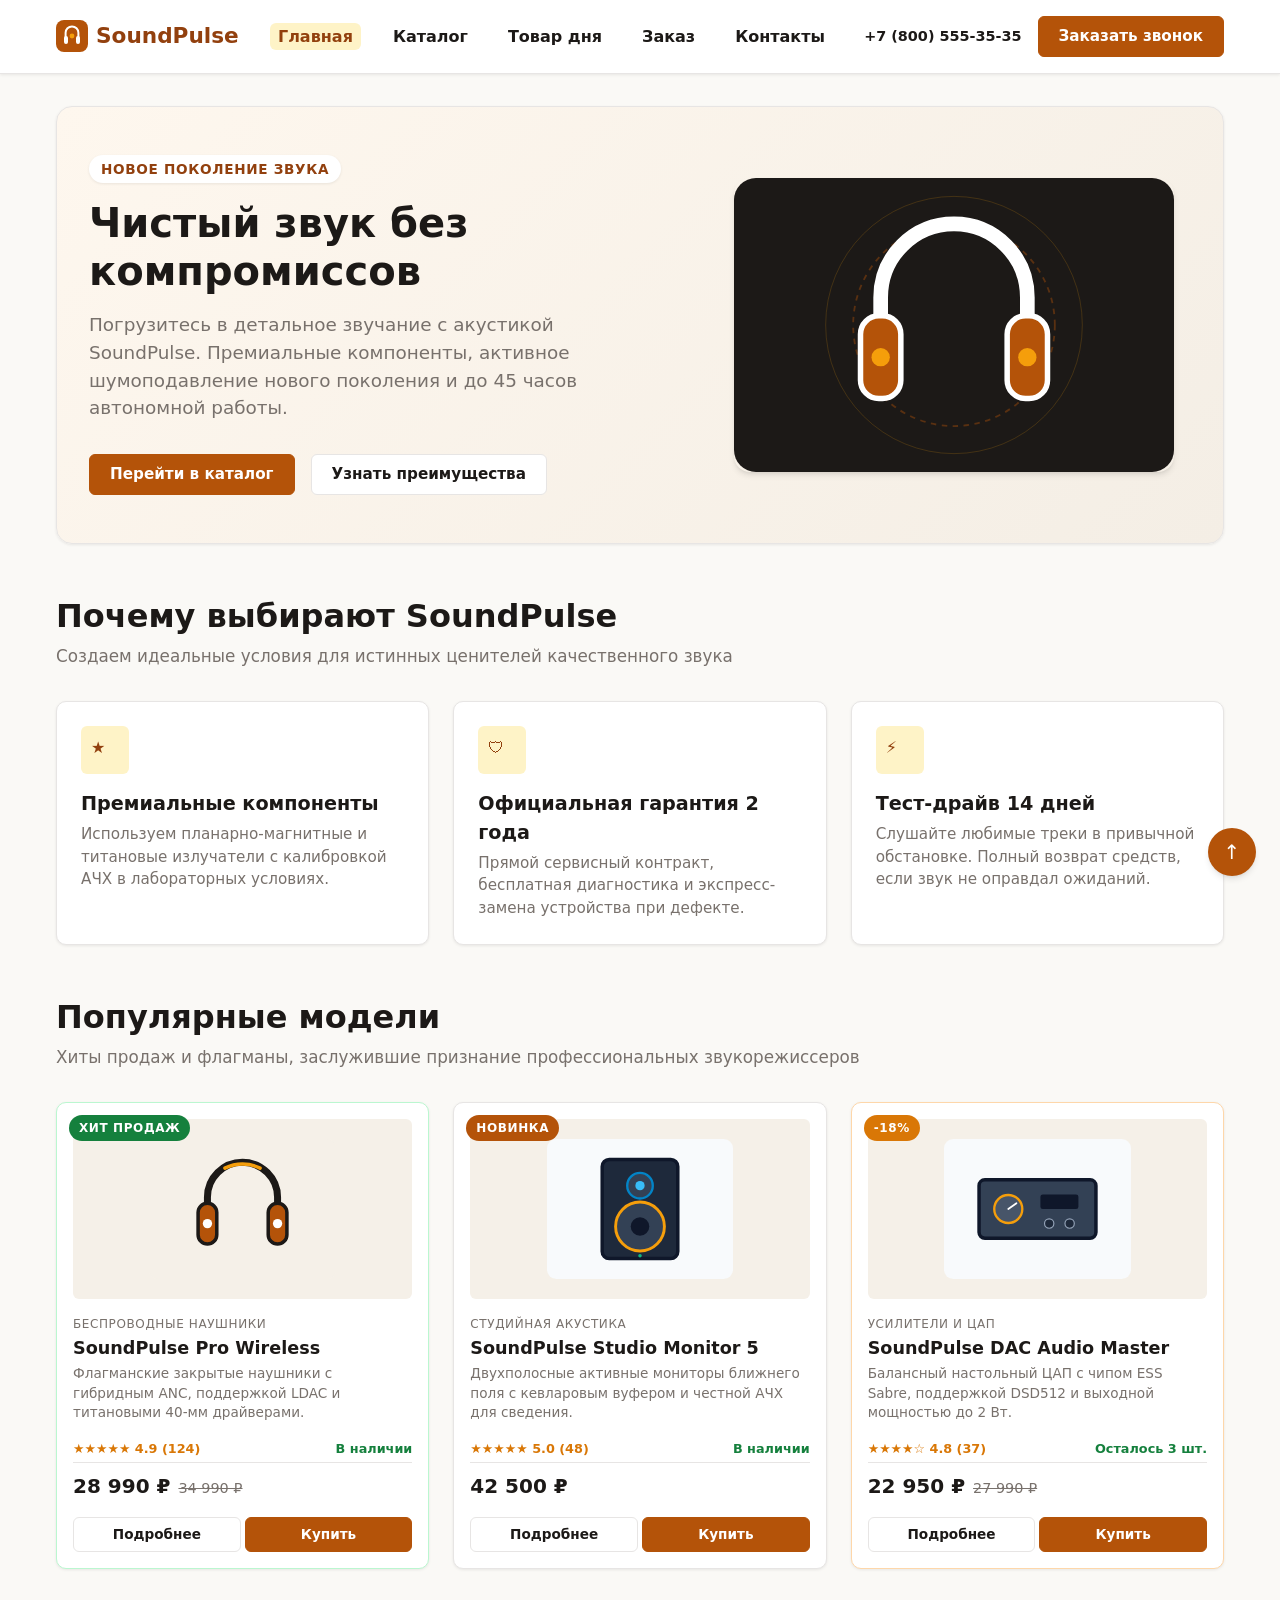
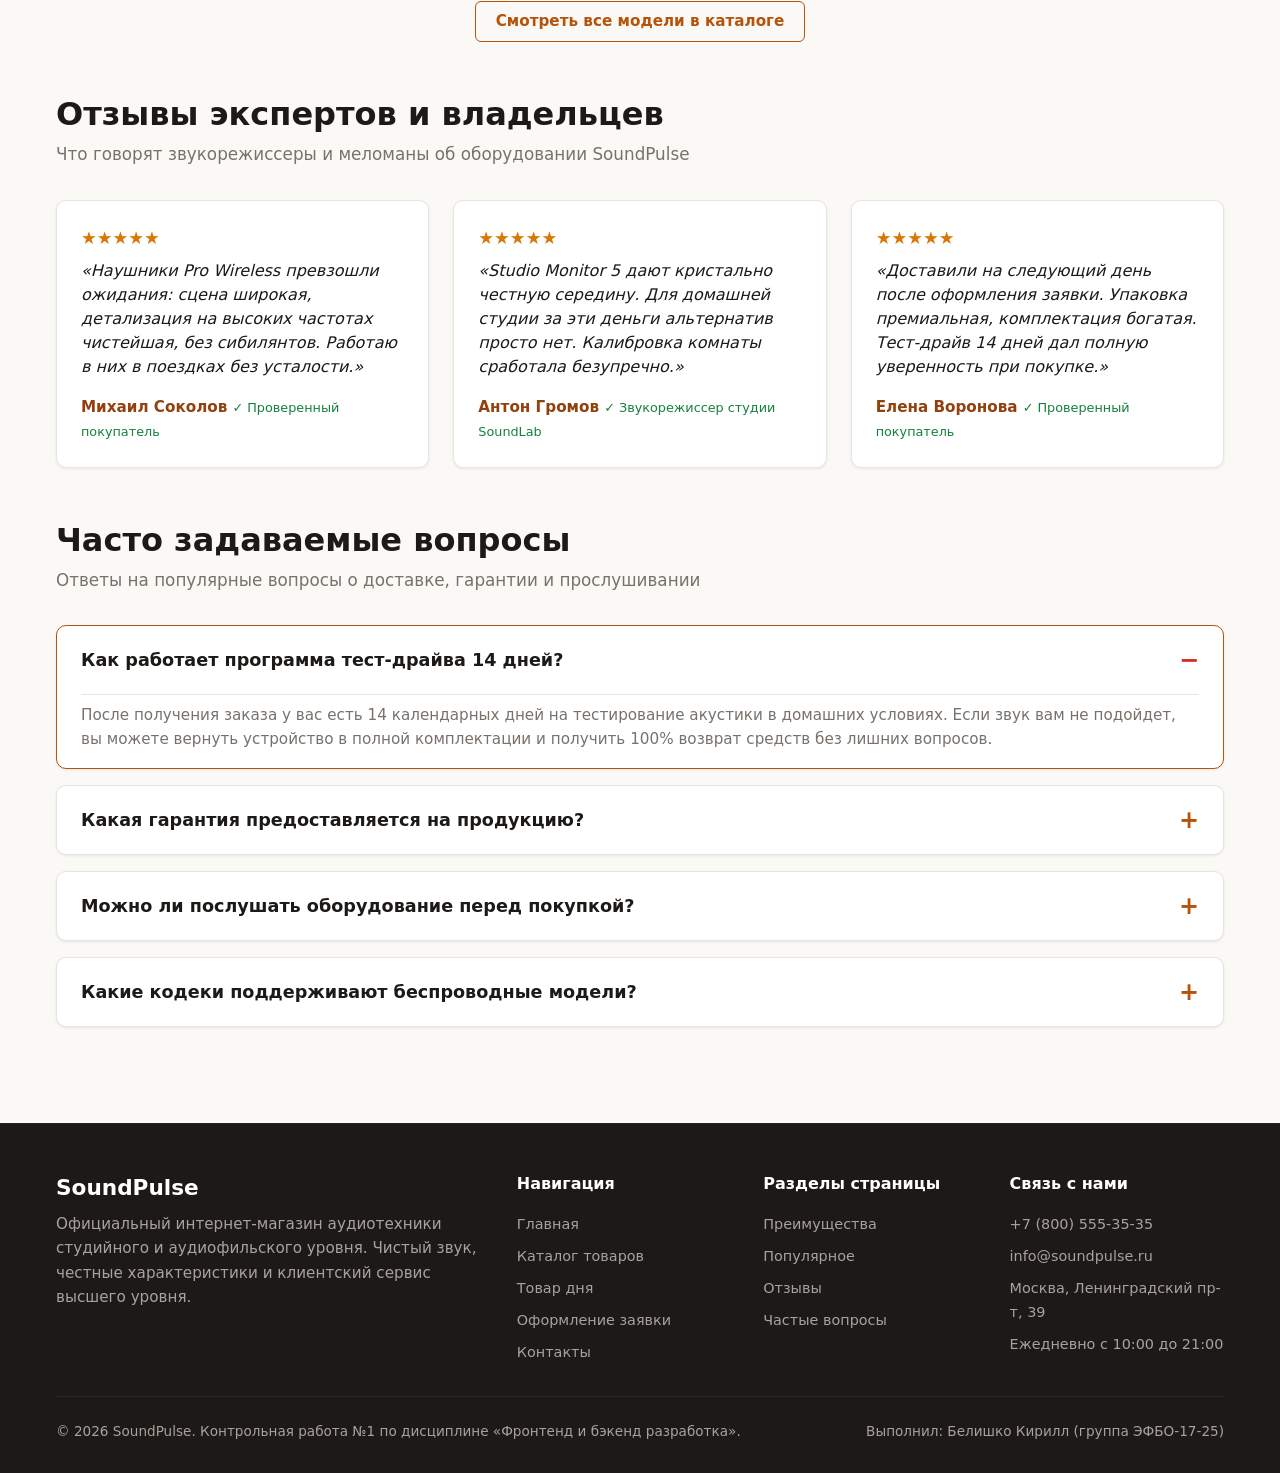
<file: index.html>
<!DOCTYPE html>
<html lang="ru">
<head>
  <meta charset="UTF-8">
  <meta name="viewport" content="width=device-width, initial-scale=1.0">
  <title>SoundPulse — Магазин аудиофильской техники и акустики</title>
  <meta name="description" content="Интернет-магазин премиальной аудиотехники SoundPulse: беспроводные наушники, студийные мониторы, усилители ЦАП с официальной гарантией.">
  <link rel="stylesheet" href="css/style.css">
  <link rel="stylesheet" href="css/responsive.css">
</head>
<body>
  <!-- Ссылка быстрого перехода к содержимому для скринридеров и клавиатурной навигации -->
  <a href="#main-content" class="skip-link">Перейти к основному содержимому</a>

  <!-- Сквозная шапка сайта с навигацией -->
  <header class="site-header">
    <div class="container site-header__inner">
      <a href="index.html" class="site-header__logo" aria-label="На главную SoundPulse">
        <img src="images/logo.svg" alt="Логотип SoundPulse" width="36" height="36" class="site-header__logo-icon">
        <span>SoundPulse</span>
      </a>

      
      <!-- Кнопка мобильного гамбургер-меню -->
      <button class="nav-toggle" type="button" aria-expanded="false" aria-controls="primary-nav" aria-label="Открыть меню навигации">
        <span class="nav-toggle__bar" aria-hidden="true"></span>
        <span class="nav-toggle__bar" aria-hidden="true"></span>
        <span class="nav-toggle__bar" aria-hidden="true"></span>
      </button>

      <nav id="primary-nav" class="site-nav" aria-label="Основная навигация">
        <ul class="site-nav__list">
          <li class="site-nav__item">
            <a href="index.html" class="site-nav__link site-nav__link--active" aria-current="page">Главная</a>
          </li>
          <li class="site-nav__item">
            <a href="catalog.html" class="site-nav__link">Каталог</a>
          </li>
          <li class="site-nav__item">
            <a href="product.html" class="site-nav__link">Товар дня</a>
          </li>
          <li class="site-nav__item">
            <a href="order.html" class="site-nav__link">Заказ</a>
          </li>
          <li class="site-nav__item">
            <a href="contacts.html" class="site-nav__link">Контакты</a>
          </li>
        </ul>
      </nav>

      <div class="site-header__contacts">
        <a href="tel:+78005553535" class="site-header__phone">+7 (800) 555-35-35</a>
        <button type="button" class="button button--primary js-open-modal">Заказать звонок</button>
      </div>
    </div>
  </header>

  <!-- Единственный тег main на странице -->
  <main id="main-content" class="main-content" tabindex="-1">
    <div class="container">

      <!-- Главный промо-баннер с быстрым переходом -->
      <section class="hero" aria-labelledby="hero-title">
        <div class="hero__content">
          <span class="hero__badge">Новое поколение звука</span>
          <h1 id="hero-title" class="hero__title">Чистый звук без компромиссов</h1>
          <p class="hero__description">
            Погрузитесь в детальное звучание с акустикой SoundPulse. Премиальные компоненты, активное шумоподавление нового поколения и до 45 часов автономной работы.
          </p>
          <div class="hero__actions">
            <a href="catalog.html" class="button button--primary">Перейти в каталог</a>
            <a href="#advantages" class="button button--secondary">Узнать преимущества</a>
          </div>
        </div>
        <div class="hero__media">
          <picture class="hero__picture">
            <source media="(min-width: 768px)" srcset="images/hero-sound.svg">
            <img src="images/hero-sound.svg" alt="Премиальные наушники SoundPulse" class="hero__image" width="480" height="320" loading="eager">
          </picture>
        </div>
      </section>

      <!-- Преимущества магазина и якорный переход -->
      <section id="advantages" class="content-section" aria-labelledby="advantages-title">
        <h2 id="advantages-title" class="section-title">Почему выбирают SoundPulse</h2>
        <p class="section-subtitle">Создаем идеальные условия для истинных ценителей качественного звука</p>

        <div class="advantages-grid">
          <div class="advantage-card">
            <div class="advantage-card__icon" aria-hidden="true">★</div>
            <h3 class="advantage-card__title">Премиальные компоненты</h3>
            <p class="advantage-card__text">
              Используем планарно-магнитные и титановые излучатели с калибровкой АЧХ в лабораторных условиях.
            </p>
          </div>

          <div class="advantage-card">
            <div class="advantage-card__icon" aria-hidden="true">🛡</div>
            <h3 class="advantage-card__title">Официальная гарантия 2 года</h3>
            <p class="advantage-card__text">
              Прямой сервисный контракт, бесплатная диагностика и экспресс-замена устройства при дефекте.
            </p>
          </div>

          <div class="advantage-card">
            <div class="advantage-card__icon" aria-hidden="true">⚡</div>
            <h3 class="advantage-card__title">Тест-драйв 14 дней</h3>
            <p class="advantage-card__text">
              Слушайте любимые треки в привычной обстановке. Полный возврат средств, если звук не оправдал ожиданий.
            </p>
          </div>
        </div>
      </section>

      <!-- Популярные товары каталога -->
      <section id="popular" class="content-section" aria-labelledby="popular-title">
        <h2 id="popular-title" class="section-title">Популярные модели</h2>
        <p class="section-subtitle">Хиты продаж и флагманы, заслужившие признание профессиональных звукорежиссеров</p>

        <div class="cards-grid">
          <!-- Карточка 1: Флагманские наушники (Хит продаж) -->
          <article class="product-card product-card--hit">
            <span class="product-card__badge product-card__badge--hit">Хит продаж</span>
            <div class="product-card__image-wrap">
              <img src="images/headphones-pro.svg" alt="Беспроводные наушники SoundPulse Pro Wireless" class="product-card__image" width="320" height="240" loading="lazy">
            </div>
            <div class="product-card__body">
              <span class="product-card__category">Беспроводные наушники</span>
              <h3 class="product-card__title">SoundPulse Pro Wireless</h3>
              <p class="product-card__description">
                Флагманские закрытые наушники с гибридным ANC, поддержкой LDAC и титановыми 40-мм драйверами.
              </p>
              <div class="product-card__meta">
                <span class="product-card__rating">★★★★★ 4.9 (124)</span>
                <span class="product-card__stock">В наличии</span>
              </div>
              <div class="product-card__pricing">
                <span class="product-card__price">28 990 ₽</span>
                <span class="product-card__price-old">34 990 ₽</span>
              </div>
              <div class="product-card__actions">
                <a href="product.html" class="button button--secondary product-card__button">Подробнее</a>
                <a href="order.html?product=SoundPulse-Pro-Wireless" class="button button--primary product-card__button">Купить</a>
              </div>
            </div>
          </article>

          <!-- Карточка 2: Студийные мониторы (Новинка) -->
          <article class="product-card">
            <span class="product-card__badge product-card__badge--new">Новинка</span>
            <div class="product-card__image-wrap">
              <img src="images/studio-monitors.svg" alt="Студийные мониторы SoundPulse Studio Monitor 5" class="product-card__image" width="320" height="240" loading="lazy">
            </div>
            <div class="product-card__body">
              <span class="product-card__category">Студийная акустика</span>
              <h3 class="product-card__title">SoundPulse Studio Monitor 5</h3>
              <p class="product-card__description">
                Двухполосные активные мониторы ближнего поля с кевларовым вуфером и честной АЧХ для сведения.
              </p>
              <div class="product-card__meta">
                <span class="product-card__rating">★★★★★ 5.0 (48)</span>
                <span class="product-card__stock">В наличии</span>
              </div>
              <div class="product-card__pricing">
                <span class="product-card__price">42 500 ₽</span>
              </div>
              <div class="product-card__actions">
                <a href="product.html" class="button button--secondary product-card__button">Подробнее</a>
                <a href="order.html?product=SoundPulse-Studio-5" class="button button--primary product-card__button">Купить</a>
              </div>
            </div>
          </article>

          <!-- Карточка 3: Усилитель ЦАП (Скидка) -->
          <article class="product-card product-card--discount">
            <span class="product-card__badge product-card__badge--discount">-18%</span>
            <div class="product-card__image-wrap">
              <img src="images/dac-amp.svg" alt="ЦАП и усилитель SoundPulse DAC Audio Master" class="product-card__image" width="320" height="240" loading="lazy">
            </div>
            <div class="product-card__body">
              <span class="product-card__category">Усилители и ЦАП</span>
              <h3 class="product-card__title">SoundPulse DAC Audio Master</h3>
              <p class="product-card__description">
                Балансный настольный ЦАП с чипом ESS Sabre, поддержкой DSD512 и выходной мощностью до 2 Вт.
              </p>
              <div class="product-card__meta">
                <span class="product-card__rating">★★★★☆ 4.8 (37)</span>
                <span class="product-card__stock">Осталось 3 шт.</span>
              </div>
              <div class="product-card__pricing">
                <span class="product-card__price">22 950 ₽</span>
                <span class="product-card__price-old">27 990 ₽</span>
              </div>
              <div class="product-card__actions">
                <a href="product.html" class="button button--secondary product-card__button">Подробнее</a>
                <a href="order.html?product=SoundPulse-DAC-Master" class="button button--primary product-card__button">Купить</a>
              </div>
            </div>
          </article>
        </div>

        <div class="catalog-more">
          <a href="catalog.html" class="button button--outline">Смотреть все модели в каталоге</a>
        </div>
      </section>

      <!-- Отзывы покупателей с цитатами и рейтингом -->
      <section id="reviews" class="content-section" aria-labelledby="reviews-title">
        <h2 id="reviews-title" class="section-title">Отзывы экспертов и владельцев</h2>
        <p class="section-subtitle">Что говорят звукорежиссеры и меломаны об оборудовании SoundPulse</p>

        <div class="reviews-grid">
          <article class="review-card">
            <div class="review-card__stars" aria-label="Оценка 5 из 5">★★★★★</div>
            <p class="review-card__text">
              «Наушники Pro Wireless превзошли ожидания: сцена широкая, детализация на высоких частотах чистейшая, без сибилянтов. Работаю в них в поездках без усталости.»
            </p>
            <div class="review-card__footer">
              <span class="review-card__author">Михаил Соколов</span>
              <span class="review-card__verified">✓ Проверенный покупатель</span>
            </div>
          </article>

          <article class="review-card">
            <div class="review-card__stars" aria-label="Оценка 5 из 5">★★★★★</div>
            <p class="review-card__text">
              «Studio Monitor 5 дают кристально честную середину. Для домашней студии за эти деньги альтернатив просто нет. Калибровка комнаты сработала безупречно.»
            </p>
            <div class="review-card__footer">
              <span class="review-card__author">Антон Громов</span>
              <span class="review-card__verified">✓ Звукорежиссер студии SoundLab</span>
            </div>
          </article>

          <article class="review-card">
            <div class="review-card__stars" aria-label="Оценка 5 из 5">★★★★★</div>
            <p class="review-card__text">
              «Доставили на следующий день после оформления заявки. Упаковка премиальная, комплектация богатая. Тест-драйв 14 дней дал полную уверенность при покупке.»
            </p>
            <div class="review-card__footer">
              <span class="review-card__author">Елена Воронова</span>
              <span class="review-card__verified">✓ Проверенный покупатель</span>
            </div>
          </article>
        </div>
      </section>

      <!-- Аккордеон часто задаваемых вопросов на тегах details и summary -->
      <section id="faq" class="content-section" aria-labelledby="faq-title">
        <h2 id="faq-title" class="section-title">Часто задаваемые вопросы</h2>
        <p class="section-subtitle">Ответы на популярные вопросы о доставке, гарантии и прослушивании</p>

        <div class="faq-list">
          <details class="faq-item" open>
            <summary class="faq-item__question">Как работает программа тест-драйва 14 дней?</summary>
            <p class="faq-item__answer">
              После получения заказа у вас есть 14 календарных дней на тестирование акустики в домашних условиях. Если звук вам не подойдет, вы можете вернуть устройство в полной комплектации и получить 100% возврат средств без лишних вопросов.
            </p>
          </details>

          <details class="faq-item">
            <summary class="faq-item__question">Какая гарантия предоставляется на продукцию?</summary>
            <p class="faq-item__answer">
              На всю технику SoundPulse действует официальная гарантия 2 года с даты покупки. При наступлении гарантийного случая мы организуем бесплатный забор курьером и ремонт в авторизованном сервисном центре.
            </p>
          </details>

          <details class="faq-item">
            <summary class="faq-item__question">Можно ли послушать оборудование перед покупкой?</summary>
            <p class="faq-item__answer">
              Да, в нашем шоуруме в Москве (Ленинградский проспект, 39) оборудована звукоизолированная комната прослушивания со всеми моделями наушников, усилителей и мониторов.
            </p>
          </details>

          <details class="faq-item">
            <summary class="faq-item__question">Какие кодеки поддерживают беспроводные модели?</summary>
            <p class="faq-item__answer">
              Флагманские модели поддерживают кодеки высокого разрешения LDAC, aptX HD, AAC и SBC, что позволяет передавать несжатый поток до 990 кбит/с при 24 бит/96 кГц.
            </p>
          </details>
        </div>
      </section>

    </div>
  </main>

  <!-- Нативное модальное окно быстрого заказа на теге dialog -->
  <dialog id="order-modal" class="modal" aria-labelledby="modal-title">
    <div class="modal__inner">
      <div class="modal__header">
        <h2 id="modal-title" class="modal__title">Быстрый заказ</h2>
        <button type="button" class="modal__close js-close-modal" aria-label="Закрыть модальное окно">&times;</button>
      </div>
      <form class="order-form" action="order.html" method="get">
        <div class="order-form__field">
          <label for="modal-name" class="order-form__label">Ваше имя <span class="order-form__required">*</span></label>
          <input type="text" id="modal-name" name="name" class="order-form__input" placeholder="Иван Петров" required>
        </div>
        <div class="order-form__field">
          <label for="modal-phone" class="order-form__label">Телефон <span class="order-form__required">*</span></label>
          <input type="tel" id="modal-phone" name="phone" class="order-form__input" placeholder="+7 (___) ___-__-__" required>
        </div>
        <div class="order-form__field">
          <label for="modal-product" class="order-form__label">Интересующая модель</label>
          <select id="modal-product" name="product" class="order-form__select">
            <option value="SoundPulse Pro Wireless">SoundPulse Pro Wireless</option>
            <option value="SoundPulse Studio 5">SoundPulse Studio Monitor 5</option>
            <option value="SoundPulse DAC Audio Master">SoundPulse DAC Audio Master</option>
          </select>
        </div>
        <div class="order-form__checkbox-field">
          <input type="checkbox" id="modal-consent" name="consent" required>
          <label for="modal-consent" class="order-form__label">Согласен на обработку персональных данных</label>
        </div>
        <div class="order-form__actions">
          <button type="button" class="button button--secondary js-close-modal">Отмена</button>
          <button type="submit" class="button button--primary">Заказать звонок</button>
        </div>
      </form>
    </div>
  </dialog>

  <!-- Фиксированная кнопка возврата к началу страницы -->
  <a href="#top" class="scroll-top-btn" aria-label="Вернуться к началу страницы">↑</a>

  <!-- Подвал сайта с дублирующей навигацией и контактами -->
  <footer id="contacts" class="site-footer">
    <div class="container">
      <div class="site-footer__inner">
        <div class="site-footer__brand">
          <h3 class="site-footer__brand-title">SoundPulse</h3>
          <p class="site-footer__description">
            Официальный интернет-магазин аудиотехники студийного и аудиофильского уровня. Чистый звук, честные характеристики и клиентский сервис высшего уровня.
          </p>
        </div>

        <div class="site-footer__col">
          <h4 class="site-footer__col-title">Навигация</h4>
          <ul class="site-footer__nav-list">
            <li><a href="index.html" class="site-footer__nav-link">Главная</a></li>
            <li><a href="catalog.html" class="site-footer__nav-link">Каталог товаров</a></li>
            <li><a href="product.html" class="site-footer__nav-link">Товар дня</a></li>
            <li><a href="order.html" class="site-footer__nav-link">Оформление заявки</a></li>
            <li><a href="contacts.html" class="site-footer__nav-link">Контакты</a></li>
          </ul>
        </div>

        <div class="site-footer__col">
          <h4 class="site-footer__col-title">Разделы страницы</h4>
          <ul class="site-footer__nav-list">
            <li><a href="index.html#advantages" class="site-footer__nav-link">Преимущества</a></li>
            <li><a href="index.html#popular" class="site-footer__nav-link">Популярное</a></li>
            <li><a href="index.html#reviews" class="site-footer__nav-link">Отзывы</a></li>
            <li><a href="index.html#faq" class="site-footer__nav-link">Частые вопросы</a></li>
          </ul>
        </div>

        <div class="site-footer__col">
          <h4 class="site-footer__col-title">Связь с нами</h4>
          <ul class="site-footer__nav-list">
            <li><a href="tel:+78005553535" class="site-footer__nav-link">+7 (800) 555-35-35</a></li>
            <li><a href="mailto:info@soundpulse.ru" class="site-footer__nav-link">info@soundpulse.ru</a></li>
            <li><span class="site-footer__nav-link">Москва, Ленинградский пр-т, 39</span></li>
            <li><span class="site-footer__nav-link">Ежедневно с 10:00 до 21:00</span></li>
          </ul>
        </div>
      </div>

      <div class="site-footer__bottom">
        <p>© 2026 SoundPulse. Контрольная работа №1 по дисциплине «Фронтенд и бэкенд разработка».</p>
        <p>Выполнил: Белишко Кирилл (группа ЭФБО-17-25)</p>
      </div>
    </div>
  </footer>

  <script src="js/main.js"></script>
</body>
</html>
</file>
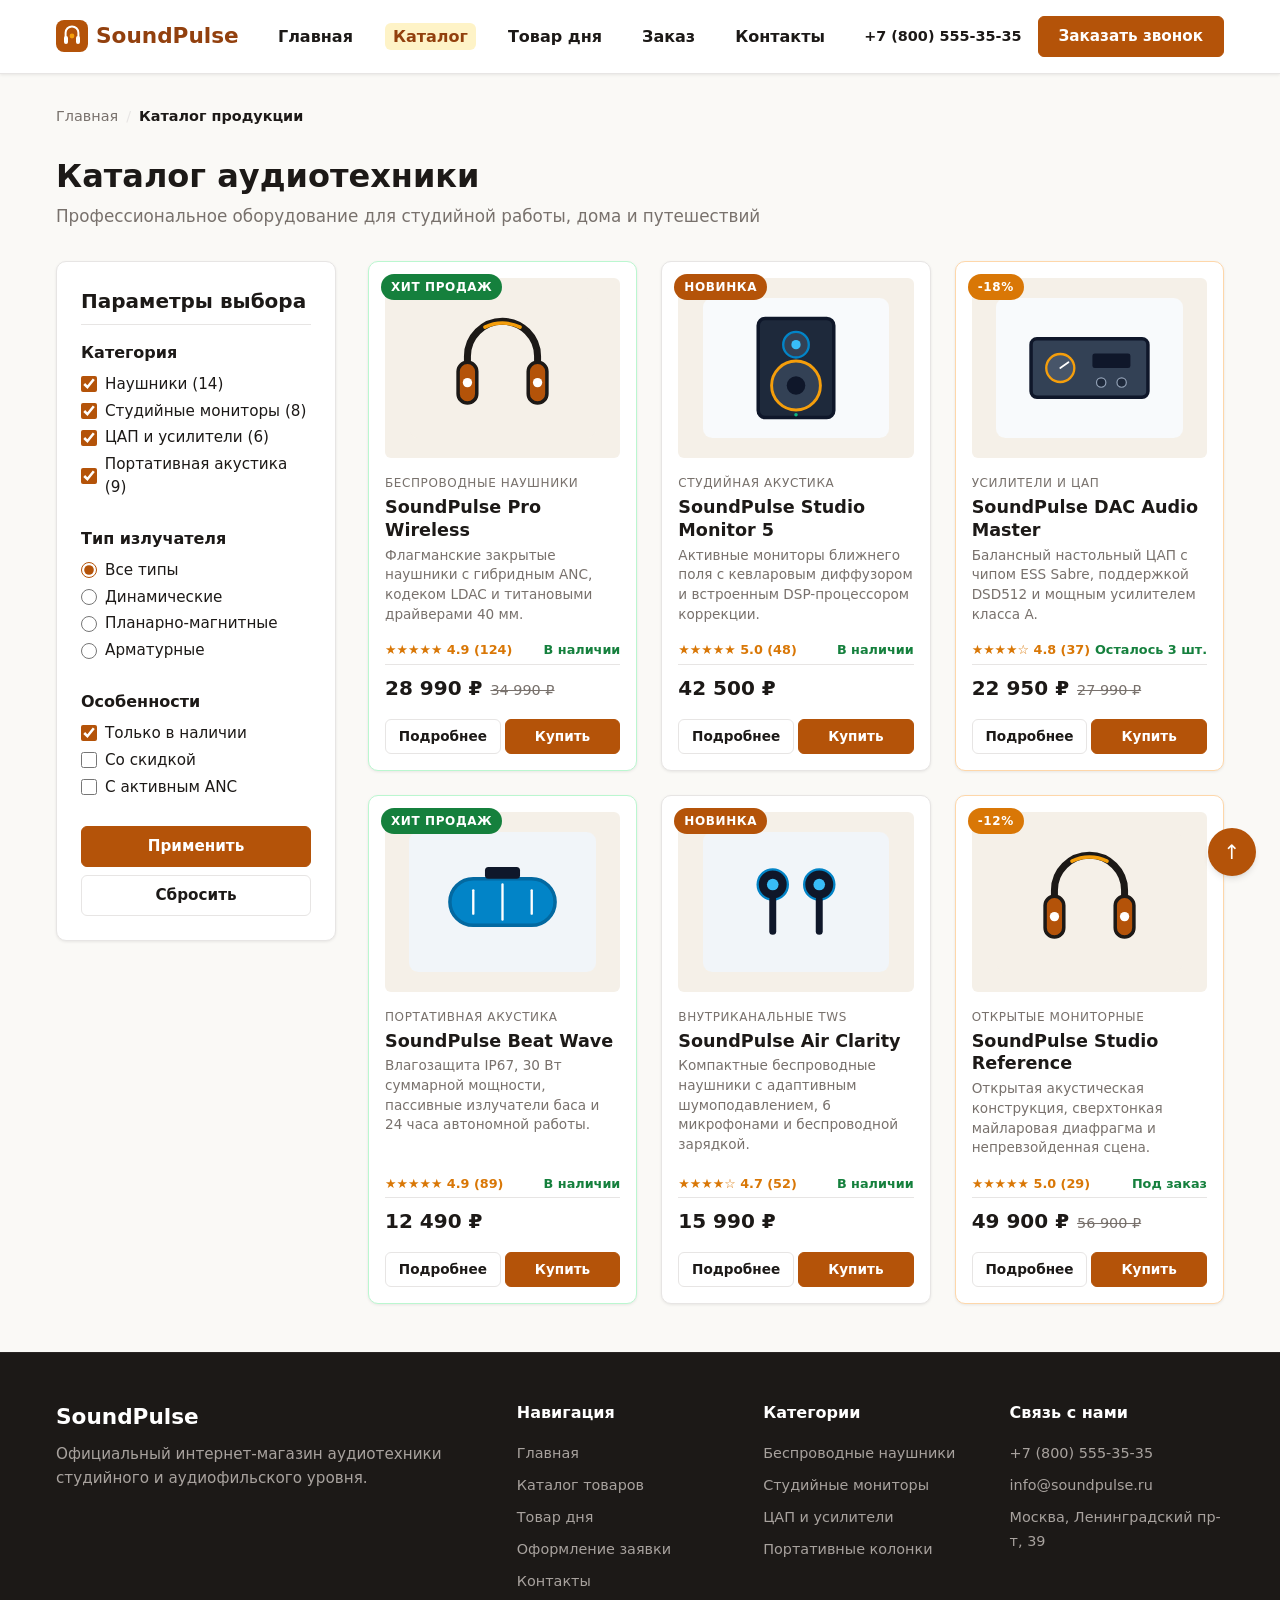
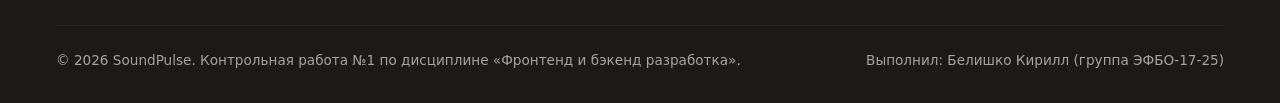
<file: catalog.html>
<!DOCTYPE html>
<html lang="ru">
<head>
  <meta charset="UTF-8">
  <meta name="viewport" content="width=device-width, initial-scale=1.0">
  <title>Каталог аудиотехники и акустики — SoundPulse</title>
  <meta name="description" content="Полный каталог аудиофильской техники SoundPulse: наушники, мониторы, ЦАП, портативная акустика. Фильтры по параметрам и официальная гарантия.">
  <link rel="stylesheet" href="css/style.css">
  <link rel="stylesheet" href="css/responsive.css">
</head>
<body>
  <!-- Ссылка быстрого перехода к содержимому для скринридеров и клавиатурной навигации -->
  <a href="#main-content" class="skip-link">Перейти к основному содержимому</a>

  <!-- Сквозная шапка сайта с навигацией -->
  <header class="site-header">
    <div class="container site-header__inner">
      <a href="index.html" class="site-header__logo" aria-label="На главную SoundPulse">
        <img src="images/logo.svg" alt="Логотип SoundPulse" width="36" height="36" class="site-header__logo-icon">
        <span>SoundPulse</span>
      </a>

      
      <!-- Кнопка мобильного гамбургер-меню -->
      <button class="nav-toggle" type="button" aria-expanded="false" aria-controls="primary-nav" aria-label="Открыть меню навигации">
        <span class="nav-toggle__bar" aria-hidden="true"></span>
        <span class="nav-toggle__bar" aria-hidden="true"></span>
        <span class="nav-toggle__bar" aria-hidden="true"></span>
      </button>

      <nav id="primary-nav" class="site-nav" aria-label="Основная навигация">
        <ul class="site-nav__list">
          <li class="site-nav__item">
            <a href="index.html" class="site-nav__link">Главная</a>
          </li>
          <li class="site-nav__item">
            <a href="catalog.html" class="site-nav__link site-nav__link--active" aria-current="page">Каталог</a>
          </li>
          <li class="site-nav__item">
            <a href="product.html" class="site-nav__link">Товар дня</a>
          </li>
          <li class="site-nav__item">
            <a href="order.html" class="site-nav__link">Заказ</a>
          </li>
          <li class="site-nav__item">
            <a href="contacts.html" class="site-nav__link">Контакты</a>
          </li>
        </ul>
      </nav>

      <div class="site-header__contacts">
        <a href="tel:+78005553535" class="site-header__phone">+7 (800) 555-35-35</a>
        <button type="button" class="button button--primary js-open-modal">Заказать звонок</button>
      </div>
    </div>
  </header>

  <!-- Единственный тег main на странице -->
  <main id="main-content" class="main-content" tabindex="-1">
    <div class="container">

      <!-- Навигационная цепочка хлебных крошек -->
      <nav class="breadcrumbs" aria-label="Хлебные крошки">
        <ol class="breadcrumbs__list">
          <li class="breadcrumbs__item">
            <a href="index.html" class="breadcrumbs__link">Главная</a>
          </li>
          <li class="breadcrumbs__item breadcrumbs__item--current" aria-current="page">
            Каталог продукции
          </li>
        </ol>
      </nav>

      <header class="content-header">
        <h1 class="section-title">Каталог аудиотехники</h1>
        <p class="section-subtitle">Профессиональное оборудование для студийной работы, дома и путешествий</p>
      </header>

      <!-- Двухколоночная сетка: фильтры и каталог -->
      <div class="catalog-layout">

        <!-- Боковая панель фильтрации со sticky-позиционированием -->
        <aside class="catalog-filter" aria-label="Фильтры каталога">
          <h2 class="catalog-filter__title">Параметры выбора</h2>

          <form action="catalog.html" method="get">
            <!-- Группа: Категория товара -->
            <fieldset class="catalog-filter__group">
              <legend class="catalog-filter__group-title">Категория</legend>
              <label class="catalog-filter__item">
                <input type="checkbox" name="category" value="headphones" checked>
                <span>Наушники (14)</span>
              </label>
              <label class="catalog-filter__item">
                <input type="checkbox" name="category" value="monitors" checked>
                <span>Студийные мониторы (8)</span>
              </label>
              <label class="catalog-filter__item">
                <input type="checkbox" name="category" value="dacs" checked>
                <span>ЦАП и усилители (6)</span>
              </label>
              <label class="catalog-filter__item">
                <input type="checkbox" name="category" value="speakers" checked>
                <span>Портативная акустика (9)</span>
              </label>
            </fieldset>

            <!-- Группа: Тип излучателя -->
            <fieldset class="catalog-filter__group">
              <legend class="catalog-filter__group-title">Тип излучателя</legend>
              <label class="catalog-filter__item">
                <input type="radio" name="driver" value="all" checked>
                <span>Все типы</span>
              </label>
              <label class="catalog-filter__item">
                <input type="radio" name="driver" value="dynamic">
                <span>Динамические</span>
              </label>
              <label class="catalog-filter__item">
                <input type="radio" name="driver" value="planar">
                <span>Планарно-магнитные</span>
              </label>
              <label class="catalog-filter__item">
                <input type="radio" name="driver" value="armature">
                <span>Арматурные</span>
              </label>
            </fieldset>

            <!-- Группа: Наличие и скидки -->
            <fieldset class="catalog-filter__group">
              <legend class="catalog-filter__group-title">Особенности</legend>
              <label class="catalog-filter__item">
                <input type="checkbox" name="in_stock" value="true" checked>
                <span>Только в наличии</span>
              </label>
              <label class="catalog-filter__item">
                <input type="checkbox" name="has_discount" value="true">
                <span>Со скидкой</span>
              </label>
              <label class="catalog-filter__item">
                <input type="checkbox" name="has_anc" value="true">
                <span>С активным ANC</span>
              </label>
            </fieldset>

            <div class="catalog-filter__actions">
              <button type="submit" class="button button--primary" style="width: 100%; margin-bottom: 8px;">Применить</button>
              <a href="catalog.html" class="button button--secondary" style="width: 100%;">Сбросить</a>
            </div>
          </form>
        </aside>

        <!-- Секция со списком карточек товаров -->
        <section class="catalog-content" aria-labelledby="catalog-items-title">
          <h2 id="catalog-items-title" class="visually-hidden">Список товаров каталога</h2>

          <div class="catalog-grid">

            <!-- Товар 1: Флагманские наушники -->
            <article class="product-card product-card--hit">
              <span class="product-card__badge product-card__badge--hit">Хит продаж</span>
              <div class="product-card__image-wrap">
                <img src="images/headphones-pro.svg" alt="Беспроводные наушники SoundPulse Pro Wireless" class="product-card__image" width="320" height="240" loading="lazy">
              </div>
              <div class="product-card__body">
                <span class="product-card__category">Беспроводные наушники</span>
                <h3 class="product-card__title">SoundPulse Pro Wireless</h3>
                <p class="product-card__description">
                  Флагманские закрытые наушники с гибридным ANC, кодеком LDAC и титановыми драйверами 40 мм.
                </p>
                <div class="product-card__meta">
                  <span class="product-card__rating">★★★★★ 4.9 (124)</span>
                  <span class="product-card__stock">В наличии</span>
                </div>
                <div class="product-card__pricing">
                  <span class="product-card__price">28 990 ₽</span>
                  <span class="product-card__price-old">34 990 ₽</span>
                </div>
                <div class="product-card__actions">
                  <a href="product.html" class="button button--secondary product-card__button">Подробнее</a>
                  <a href="order.html?product=SoundPulse-Pro-Wireless" class="button button--primary product-card__button">Купить</a>
                </div>
              </div>
            </article>

            <!-- Товар 2: Студийные мониторы -->
            <article class="product-card">
              <span class="product-card__badge product-card__badge--new">Новинка</span>
              <div class="product-card__image-wrap">
                <img src="images/studio-monitors.svg" alt="Студийные мониторы SoundPulse Studio Monitor 5" class="product-card__image" width="320" height="240" loading="lazy">
              </div>
              <div class="product-card__body">
                <span class="product-card__category">Студийная акустика</span>
                <h3 class="product-card__title">SoundPulse Studio Monitor 5</h3>
                <p class="product-card__description">
                  Активные мониторы ближнего поля с кевларовым диффузором и встроенным DSP-процессором коррекции.
                </p>
                <div class="product-card__meta">
                  <span class="product-card__rating">★★★★★ 5.0 (48)</span>
                  <span class="product-card__stock">В наличии</span>
                </div>
                <div class="product-card__pricing">
                  <span class="product-card__price">42 500 ₽</span>
                </div>
                <div class="product-card__actions">
                  <a href="product.html" class="button button--secondary product-card__button">Подробнее</a>
                  <a href="order.html?product=SoundPulse-Studio-5" class="button button--primary product-card__button">Купить</a>
                </div>
              </div>
            </article>

            <!-- Товар 3: ЦАП и усилитель -->
            <article class="product-card product-card--discount">
              <span class="product-card__badge product-card__badge--discount">-18%</span>
              <div class="product-card__image-wrap">
                <img src="images/dac-amp.svg" alt="ЦАП и усилитель SoundPulse DAC Audio Master" class="product-card__image" width="320" height="240" loading="lazy">
              </div>
              <div class="product-card__body">
                <span class="product-card__category">Усилители и ЦАП</span>
                <h3 class="product-card__title">SoundPulse DAC Audio Master</h3>
                <p class="product-card__description">
                  Балансный настольный ЦАП с чипом ESS Sabre, поддержкой DSD512 и мощным усилителем класса A.
                </p>
                <div class="product-card__meta">
                  <span class="product-card__rating">★★★★☆ 4.8 (37)</span>
                  <span class="product-card__stock">Осталось 3 шт.</span>
                </div>
                <div class="product-card__pricing">
                  <span class="product-card__price">22 950 ₽</span>
                  <span class="product-card__price-old">27 990 ₽</span>
                </div>
                <div class="product-card__actions">
                  <a href="product.html" class="button button--secondary product-card__button">Подробнее</a>
                  <a href="order.html?product=SoundPulse-DAC-Master" class="button button--primary product-card__button">Купить</a>
                </div>
              </div>
            </article>

            <!-- Товар 4: Портативная акустика -->
            <article class="product-card product-card--hit">
              <span class="product-card__badge product-card__badge--hit">Хит продаж</span>
              <div class="product-card__image-wrap">
                <img src="images/portable-speaker.svg" alt="Портативная колонка SoundPulse Beat Wave" class="product-card__image" width="320" height="240" loading="lazy">
              </div>
              <div class="product-card__body">
                <span class="product-card__category">Портативная акустика</span>
                <h3 class="product-card__title">SoundPulse Beat Wave</h3>
                <p class="product-card__description">
                  Влагозащита IP67, 30 Вт суммарной мощности, пассивные излучатели баса и 24 часа автономной работы.
                </p>
                <div class="product-card__meta">
                  <span class="product-card__rating">★★★★★ 4.9 (89)</span>
                  <span class="product-card__stock">В наличии</span>
                </div>
                <div class="product-card__pricing">
                  <span class="product-card__price">12 490 ₽</span>
                </div>
                <div class="product-card__actions">
                  <a href="product.html" class="button button--secondary product-card__button">Подробнее</a>
                  <a href="order.html?product=SoundPulse-Beat-Wave" class="button button--primary product-card__button">Купить</a>
                </div>
              </div>
            </article>

            <!-- Товар 5: Внутриканальные TWS -->
            <article class="product-card">
              <span class="product-card__badge product-card__badge--new">Новинка</span>
              <div class="product-card__image-wrap">
                <img src="images/earbuds.svg" alt="Беспроводные внутриканальные наушники SoundPulse Air Clarity" class="product-card__image" width="320" height="240" loading="lazy">
              </div>
              <div class="product-card__body">
                <span class="product-card__category">Внутриканальные TWS</span>
                <h3 class="product-card__title">SoundPulse Air Clarity</h3>
                <p class="product-card__description">
                  Компактные беспроводные наушники с адаптивным шумоподавлением, 6 микрофонами и беспроводной зарядкой.
                </p>
                <div class="product-card__meta">
                  <span class="product-card__rating">★★★★☆ 4.7 (52)</span>
                  <span class="product-card__stock">В наличии</span>
                </div>
                <div class="product-card__pricing">
                  <span class="product-card__price">15 990 ₽</span>
                </div>
                <div class="product-card__actions">
                  <a href="product.html" class="button button--secondary product-card__button">Подробнее</a>
                  <a href="order.html?product=SoundPulse-Air-Clarity" class="button button--primary product-card__button">Купить</a>
                </div>
              </div>
            </article>

            <!-- Товар 6: Профессиональные планарные наушники -->
            <article class="product-card product-card--discount">
              <span class="product-card__badge product-card__badge--discount">-12%</span>
              <div class="product-card__image-wrap">
                <img src="images/headphones-pro.svg" alt="Планарные наушники SoundPulse Studio Reference" class="product-card__image" width="320" height="240" loading="lazy">
              </div>
              <div class="product-card__body">
                <span class="product-card__category">Открытые мониторные</span>
                <h3 class="product-card__title">SoundPulse Studio Reference</h3>
                <p class="product-card__description">
                  Открытая акустическая конструкция, сверхтонкая майларовая диафрагма и непревзойденная сцена.
                </p>
                <div class="product-card__meta">
                  <span class="product-card__rating">★★★★★ 5.0 (29)</span>
                  <span class="product-card__stock">Под заказ</span>
                </div>
                <div class="product-card__pricing">
                  <span class="product-card__price">49 900 ₽</span>
                  <span class="product-card__price-old">56 900 ₽</span>
                </div>
                <div class="product-card__actions">
                  <a href="product.html" class="button button--secondary product-card__button">Подробнее</a>
                  <a href="order.html?product=SoundPulse-Studio-Reference" class="button button--primary product-card__button">Купить</a>
                </div>
              </div>
            </article>

          </div>
        </section>
      </div>

    </div>
  </main>

  <!-- Нативное модальное окно быстрого заказа -->
  <dialog id="order-modal" class="modal" aria-labelledby="modal-title">
    <div class="modal__inner">
      <div class="modal__header">
        <h2 id="modal-title" class="modal__title">Быстрый заказ</h2>
        <button type="button" class="modal__close js-close-modal" aria-label="Закрыть модальное окно">&times;</button>
      </div>
      <form class="order-form" action="order.html" method="get">
        <div class="order-form__field">
          <label for="modal-name" class="order-form__label">Ваше имя <span class="order-form__required">*</span></label>
          <input type="text" id="modal-name" name="name" class="order-form__input" placeholder="Иван Петров" required>
        </div>
        <div class="order-form__field">
          <label for="modal-phone" class="order-form__label">Телефон <span class="order-form__required">*</span></label>
          <input type="tel" id="modal-phone" name="phone" class="order-form__input" placeholder="+7 (___) ___-__-__" required>
        </div>
        <div class="order-form__field">
          <label for="modal-product" class="order-form__label">Интересующая модель</label>
          <select id="modal-product" name="product" class="order-form__select">
            <option value="SoundPulse Pro Wireless">SoundPulse Pro Wireless</option>
            <option value="SoundPulse Studio 5">SoundPulse Studio Monitor 5</option>
            <option value="SoundPulse DAC Audio Master">SoundPulse DAC Audio Master</option>
            <option value="SoundPulse Beat Wave">SoundPulse Beat Wave</option>
            <option value="SoundPulse Air Clarity">SoundPulse Air Clarity</option>
            <option value="SoundPulse Studio Reference">SoundPulse Studio Reference</option>
          </select>
        </div>
        <div class="order-form__checkbox-field">
          <input type="checkbox" id="modal-consent" name="consent" required>
          <label for="modal-consent" class="order-form__label">Согласен на обработку персональных данных</label>
        </div>
        <div class="order-form__actions">
          <button type="button" class="button button--secondary js-close-modal">Отмена</button>
          <button type="submit" class="button button--primary">Заказать звонок</button>
        </div>
      </form>
    </div>
  </dialog>

  <!-- Фиксированная кнопка возврата к началу страницы -->
  <a href="#top" class="scroll-top-btn" aria-label="Вернуться к началу страницы">↑</a>

  <!-- Подвал сайта -->
  <footer class="site-footer">
    <div class="container">
      <div class="site-footer__inner">
        <div class="site-footer__brand">
          <h3 class="site-footer__brand-title">SoundPulse</h3>
          <p class="site-footer__description">
            Официальный интернет-магазин аудиотехники студийного и аудиофильского уровня.
          </p>
        </div>

        <div class="site-footer__col">
          <h4 class="site-footer__col-title">Навигация</h4>
          <ul class="site-footer__nav-list">
            <li><a href="index.html" class="site-footer__nav-link">Главная</a></li>
            <li><a href="catalog.html" class="site-footer__nav-link">Каталог товаров</a></li>
            <li><a href="product.html" class="site-footer__nav-link">Товар дня</a></li>
            <li><a href="order.html" class="site-footer__nav-link">Оформление заявки</a></li>
            <li><a href="contacts.html" class="site-footer__nav-link">Контакты</a></li>
          </ul>
        </div>

        <div class="site-footer__col">
          <h4 class="site-footer__col-title">Категории</h4>
          <ul class="site-footer__nav-list">
            <li><a href="catalog.html" class="site-footer__nav-link">Беспроводные наушники</a></li>
            <li><a href="catalog.html" class="site-footer__nav-link">Студийные мониторы</a></li>
            <li><a href="catalog.html" class="site-footer__nav-link">ЦАП и усилители</a></li>
            <li><a href="catalog.html" class="site-footer__nav-link">Портативные колонки</a></li>
          </ul>
        </div>

        <div class="site-footer__col">
          <h4 class="site-footer__col-title">Связь с нами</h4>
          <ul class="site-footer__nav-list">
            <li><a href="tel:+78005553535" class="site-footer__nav-link">+7 (800) 555-35-35</a></li>
            <li><a href="mailto:info@soundpulse.ru" class="site-footer__nav-link">info@soundpulse.ru</a></li>
            <li><span class="site-footer__nav-link">Москва, Ленинградский пр-т, 39</span></li>
          </ul>
        </div>
      </div>

      <div class="site-footer__bottom">
        <p>© 2026 SoundPulse. Контрольная работа №1 по дисциплине «Фронтенд и бэкенд разработка».</p>
        <p>Выполнил: Белишко Кирилл (группа ЭФБО-17-25)</p>
      </div>
    </div>
  </footer>

  <script src="js/main.js"></script>
</body>
</html>
</file>
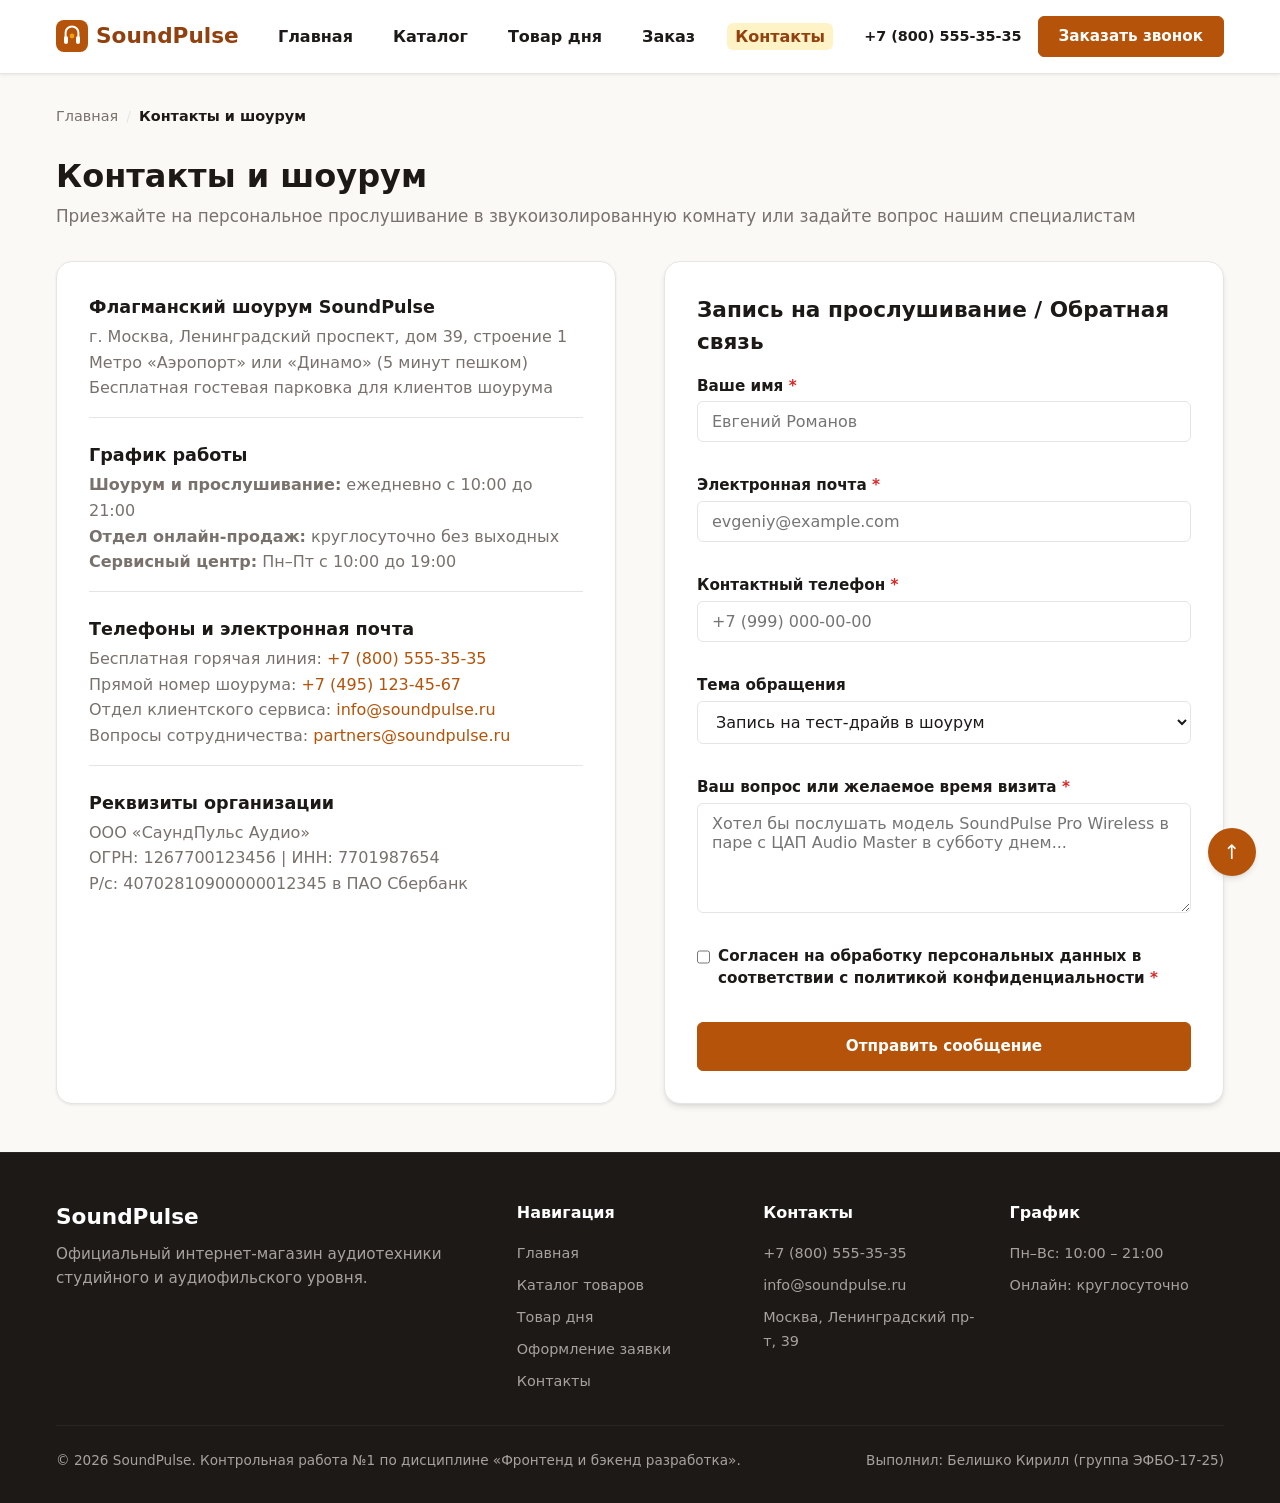
<file: contacts.html>
<!DOCTYPE html>
<html lang="ru">
<head>
  <meta charset="UTF-8">
  <meta name="viewport" content="width=device-width, initial-scale=1.0">
  <title>Контакты и флагманский шоурум в Москве — SoundPulse</title>
  <meta name="description" content="Контакты магазина аудиофильской техники SoundPulse: адрес шоурума в Москве, телефоны, график работы и форма записи на индивидуальное прослушивание.">
  <link rel="stylesheet" href="css/style.css">
  <link rel="stylesheet" href="css/responsive.css">
</head>
<body>
  <!-- Ссылка быстрого перехода к содержимому для скринридеров и клавиатурной навигации -->
  <a href="#main-content" class="skip-link">Перейти к основному содержимому</a>

  <!-- Сквозная шапка сайта с навигацией -->
  <header class="site-header">
    <div class="container site-header__inner">
      <a href="index.html" class="site-header__logo" aria-label="На главную SoundPulse">
        <img src="images/logo.svg" alt="Логотип SoundPulse" width="36" height="36" class="site-header__logo-icon">
        <span>SoundPulse</span>
      </a>

      
      <!-- Кнопка мобильного гамбургер-меню -->
      <button class="nav-toggle" type="button" aria-expanded="false" aria-controls="primary-nav" aria-label="Открыть меню навигации">
        <span class="nav-toggle__bar" aria-hidden="true"></span>
        <span class="nav-toggle__bar" aria-hidden="true"></span>
        <span class="nav-toggle__bar" aria-hidden="true"></span>
      </button>

      <nav id="primary-nav" class="site-nav" aria-label="Основная навигация">
        <ul class="site-nav__list">
          <li class="site-nav__item">
            <a href="index.html" class="site-nav__link">Главная</a>
          </li>
          <li class="site-nav__item">
            <a href="catalog.html" class="site-nav__link">Каталог</a>
          </li>
          <li class="site-nav__item">
            <a href="product.html" class="site-nav__link">Товар дня</a>
          </li>
          <li class="site-nav__item">
            <a href="order.html" class="site-nav__link">Заказ</a>
          </li>
          <li class="site-nav__item">
            <a href="contacts.html" class="site-nav__link site-nav__link--active" aria-current="page">Контакты</a>
          </li>
        </ul>
      </nav>

      <div class="site-header__contacts">
        <a href="tel:+78005553535" class="site-header__phone">+7 (800) 555-35-35</a>
        <button type="button" class="button button--primary js-open-modal">Заказать звонок</button>
      </div>
    </div>
  </header>

  <!-- Единственный тег main на странице -->
  <main id="main-content" class="main-content" tabindex="-1">
    <div class="container">

      <!-- Навигационная цепочка хлебных крошек -->
      <nav class="breadcrumbs" aria-label="Хлебные крошки">
        <ol class="breadcrumbs__list">
          <li class="breadcrumbs__item">
            <a href="index.html" class="breadcrumbs__link">Главная</a>
          </li>
          <li class="breadcrumbs__item breadcrumbs__item--current" aria-current="page">
            Контакты и шоурум
          </li>
        </ol>
      </nav>

      <header class="content-header">
        <h1 class="section-title">Контакты и шоурум</h1>
        <p class="section-subtitle">Приезжайте на персональное прослушивание в звукоизолированную комнату или задайте вопрос нашим специалистам</p>
      </header>

      <!-- Двухколоночный макет: реквизиты/адрес и форма обратной связи -->
      <div class="contacts-layout">

        <!-- Контактная информация с семантическим тегом address -->
        <div class="contacts-info">
          <article class="contacts-card">
            <h2 class="contacts-card__title">Флагманский шоурум SoundPulse</h2>
            <address class="contacts-card__content">
              г. Москва, Ленинградский проспект, дом 39, строение 1<br>
              Метро «Аэропорт» или «Динамо» (5 минут пешком)<br>
              Бесплатная гостевая парковка для клиентов шоурума
            </address>
          </article>

          <article class="contacts-card">
            <h2 class="contacts-card__title">График работы</h2>
            <p class="contacts-card__content">
              <strong>Шоурум и прослушивание:</strong> ежедневно с 10:00 до 21:00<br>
              <strong>Отдел онлайн-продаж:</strong> круглосуточно без выходных<br>
              <strong>Сервисный центр:</strong> Пн–Пт с 10:00 до 19:00
            </p>
          </article>

          <article class="contacts-card">
            <h2 class="contacts-card__title">Телефоны и электронная почта</h2>
            <p class="contacts-card__content">
              Бесплатная горячая линия: <a href="tel:+78005553535">+7 (800) 555-35-35</a><br>
              Прямой номер шоурума: <a href="tel:+74951234567">+7 (495) 123-45-67</a><br>
              Отдел клиентского сервиса: <a href="mailto:info@soundpulse.ru">info@soundpulse.ru</a><br>
              Вопросы сотрудничества: <a href="mailto:partners@soundpulse.ru">partners@soundpulse.ru</a>
            </p>
          </article>

          <article class="contacts-card">
            <h2 class="contacts-card__title">Реквизиты организации</h2>
            <p class="contacts-card__content">
              ООО «СаундПульс Аудио»<br>
              ОГРН: 1267700123456 | ИНН: 7701987654<br>
              Р/с: 40702810900000012345 в ПАО Сбербанк
            </p>
          </article>
        </div>

        <!-- Форма обратной связи и записи на прослушивание -->
        <section class="form-container" style="margin: 0; max-width: 100%;" aria-labelledby="feedback-form-title">
          <h2 id="feedback-form-title" class="contacts-card__title" style="font-size: 1.35rem; margin-bottom: var(--space-md);">
            Запись на прослушивание / Обратная связь
          </h2>

          <form class="order-form" action="#" method="post">
            <div class="order-form__field">
              <label for="feedback-name" class="order-form__label">
                Ваше имя <span class="order-form__required" aria-hidden="true">*</span>
              </label>
              <input type="text" id="feedback-name" name="name" class="order-form__input" placeholder="Евгений Романов" required autocomplete="name">
            </div>

            <div class="order-form__field">
              <label for="feedback-email" class="order-form__label">
                Электронная почта <span class="order-form__required" aria-hidden="true">*</span>
              </label>
              <input type="email" id="feedback-email" name="email" class="order-form__input" placeholder="evgeniy@example.com" required autocomplete="email">
            </div>

            <div class="order-form__field">
              <label for="feedback-phone" class="order-form__label">
                Контактный телефон <span class="order-form__required" aria-hidden="true">*</span>
              </label>
              <input type="tel" id="feedback-phone" name="phone" class="order-form__input" placeholder="+7 (999) 000-00-00" required autocomplete="tel">
            </div>

            <div class="order-form__field">
              <label for="feedback-topic" class="order-form__label">Тема обращения</label>
              <select id="feedback-topic" name="topic" class="order-form__select">
                <option value="listening-room">Запись на тест-драйв в шоурум</option>
                <option value="consultation">Подбор аудиотракта под ключ</option>
                <option value="order-status">Уточнить статус доставки</option>
                <option value="warranty">Сервисное обслуживание и гарантия</option>
              </select>
            </div>

            <div class="order-form__field">
              <label for="feedback-message" class="order-form__label">
                Ваш вопрос или желаемое время визита <span class="order-form__required" aria-hidden="true">*</span>
              </label>
              <textarea id="feedback-message" name="message" class="order-form__textarea" placeholder="Хотел бы послушать модель SoundPulse Pro Wireless в паре с ЦАП Audio Master в субботу днем..." required></textarea>
            </div>

            <div class="order-form__checkbox-field">
              <input type="checkbox" id="feedback-consent" name="consent" required>
              <label for="feedback-consent" class="order-form__label">
                Согласен на обработку персональных данных в соответствии с политикой конфиденциальности <span class="order-form__required" aria-hidden="true">*</span>
              </label>
            </div>

            <div class="order-form__actions">
              <button type="submit" class="button button--primary" style="width: 100%; padding: 14px 24px;">
                Отправить сообщение
              </button>
            </div>
          </form>
        </section>

      </div>

    </div>
  </main>

  <!-- Нативное модальное окно быстрого заказа -->
  <dialog id="order-modal" class="modal" aria-labelledby="modal-title">
    <div class="modal__inner">
      <div class="modal__header">
        <h2 id="modal-title" class="modal__title">Быстрый заказ</h2>
        <button type="button" class="modal__close js-close-modal" aria-label="Закрыть модальное окно">&times;</button>
      </div>
      <form class="order-form" action="order.html" method="get">
        <div class="order-form__field">
          <label for="modal-name" class="order-form__label">Ваше имя <span class="order-form__required">*</span></label>
          <input type="text" id="modal-name" name="name" class="order-form__input" placeholder="Иван Петров" required>
        </div>
        <div class="order-form__field">
          <label for="modal-phone" class="order-form__label">Телефон <span class="order-form__required">*</span></label>
          <input type="tel" id="modal-phone" name="phone" class="order-form__input" placeholder="+7 (___) ___-__-__" required>
        </div>
        <div class="order-form__checkbox-field">
          <input type="checkbox" id="modal-consent" name="consent" required>
          <label for="modal-consent" class="order-form__label">Согласен на обработку персональных данных</label>
        </div>
        <div class="order-form__actions">
          <button type="button" class="button button--secondary js-close-modal">Отмена</button>
          <button type="submit" class="button button--primary">Заказать звонок</button>
        </div>
      </form>
    </div>
  </dialog>

  <!-- Фиксированная кнопка возврата к началу страницы -->
  <a href="#top" class="scroll-top-btn" aria-label="Вернуться к началу страницы">↑</a>

  <!-- Подвал сайта -->
  <footer class="site-footer">
    <div class="container">
      <div class="site-footer__inner">
        <div class="site-footer__brand">
          <h3 class="site-footer__brand-title">SoundPulse</h3>
          <p class="site-footer__description">
            Официальный интернет-магазин аудиотехники студийного и аудиофильского уровня.
          </p>
        </div>

        <div class="site-footer__col">
          <h4 class="site-footer__col-title">Навигация</h4>
          <ul class="site-footer__nav-list">
            <li><a href="index.html" class="site-footer__nav-link">Главная</a></li>
            <li><a href="catalog.html" class="site-footer__nav-link">Каталог товаров</a></li>
            <li><a href="product.html" class="site-footer__nav-link">Товар дня</a></li>
            <li><a href="order.html" class="site-footer__nav-link">Оформление заявки</a></li>
            <li><a href="contacts.html" class="site-footer__nav-link">Контакты</a></li>
          </ul>
        </div>

        <div class="site-footer__col">
          <h4 class="site-footer__col-title">Контакты</h4>
          <ul class="site-footer__nav-list">
            <li><a href="tel:+78005553535" class="site-footer__nav-link">+7 (800) 555-35-35</a></li>
            <li><a href="mailto:info@soundpulse.ru" class="site-footer__nav-link">info@soundpulse.ru</a></li>
            <li><span class="site-footer__nav-link">Москва, Ленинградский пр-т, 39</span></li>
          </ul>
        </div>

        <div class="site-footer__col">
          <h4 class="site-footer__col-title">График</h4>
          <ul class="site-footer__nav-list">
            <li><span class="site-footer__nav-link">Пн–Вс: 10:00 – 21:00</span></li>
            <li><span class="site-footer__nav-link">Онлайн: круглосуточно</span></li>
          </ul>
        </div>
      </div>

      <div class="site-footer__bottom">
        <p>© 2026 SoundPulse. Контрольная работа №1 по дисциплине «Фронтенд и бэкенд разработка».</p>
        <p>Выполнил: Белишко Кирилл (группа ЭФБО-17-25)</p>
      </div>
    </div>
  </footer>

  <script src="js/main.js"></script>
</body>
</html>
</file>
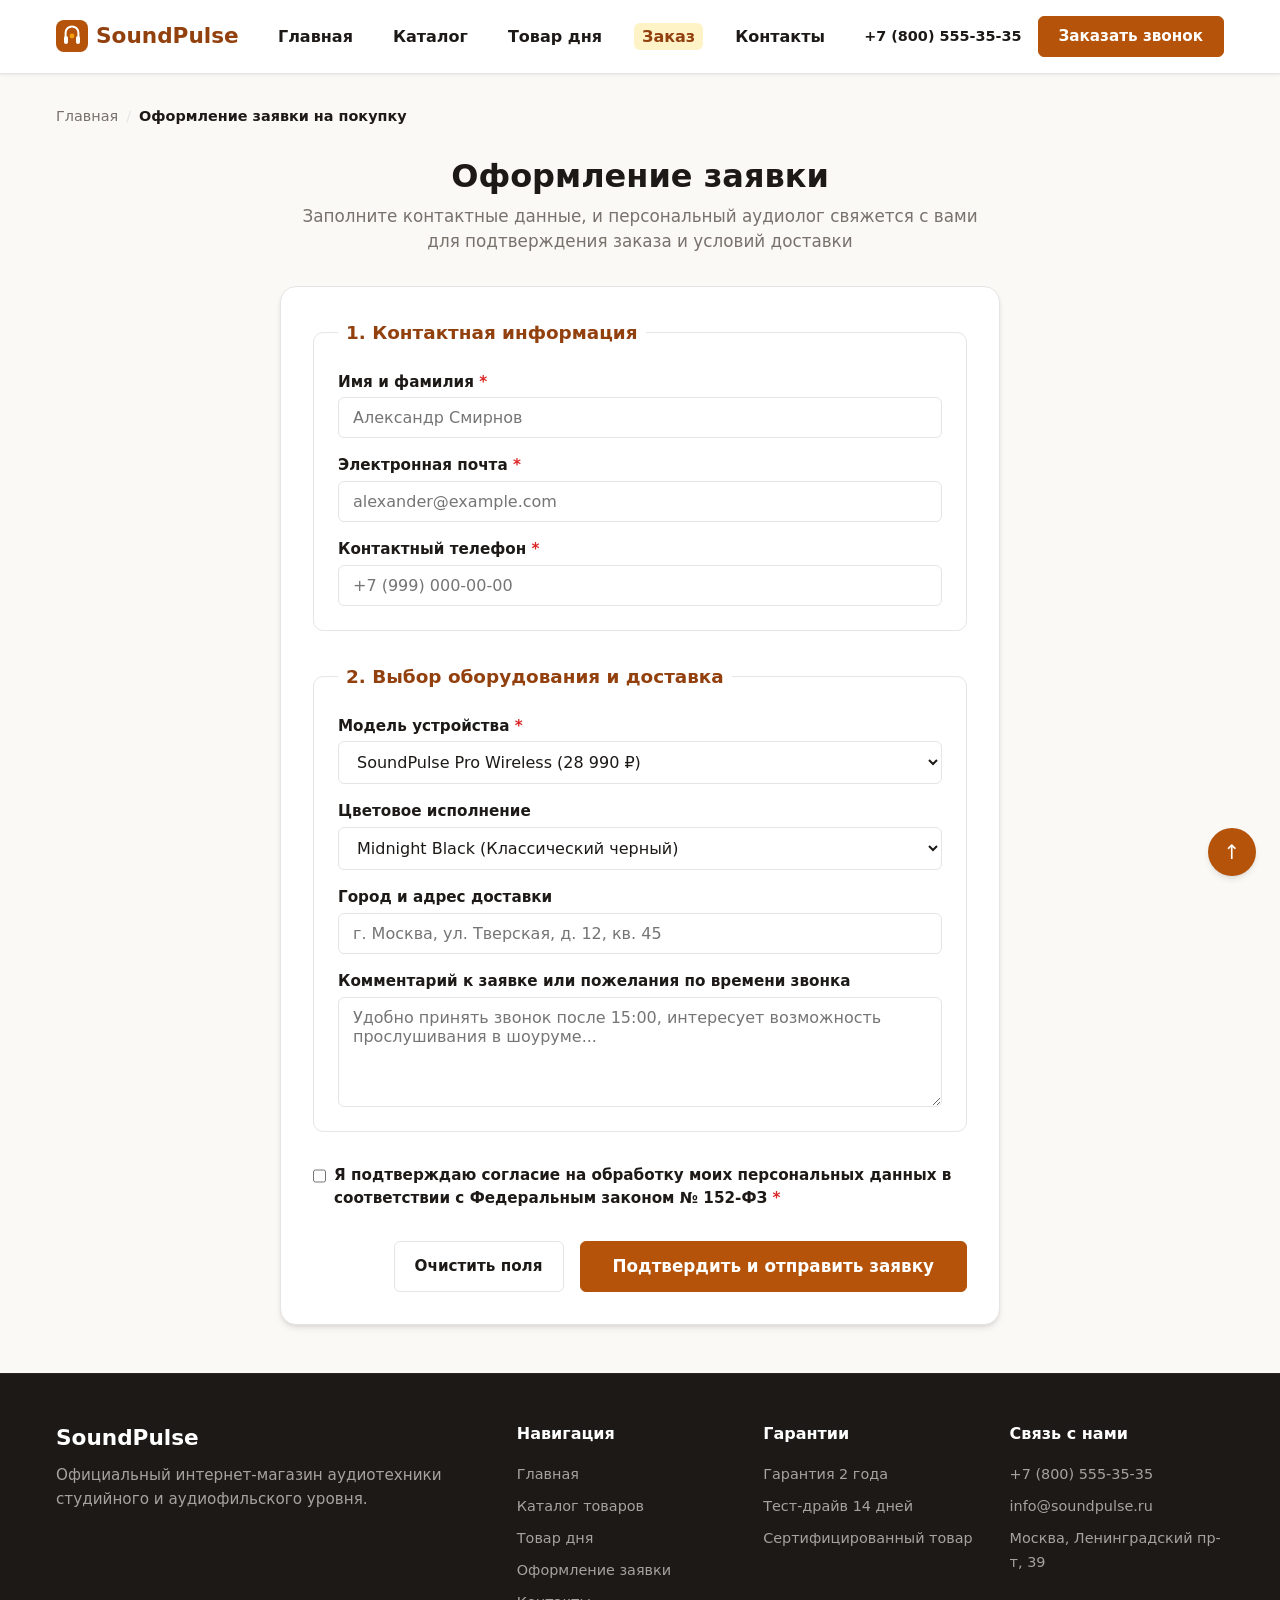
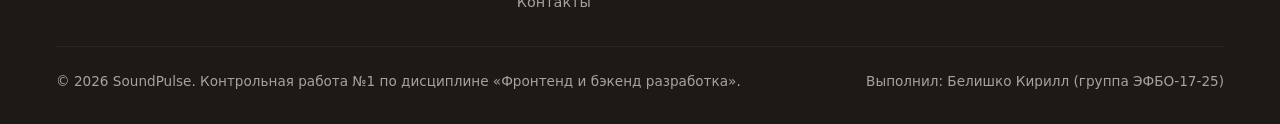
<file: order.html>
<!DOCTYPE html>
<html lang="ru">
<head>
  <meta charset="UTF-8">
  <meta name="viewport" content="width=device-width, initial-scale=1.0">
  <title>Оформление заказа — SoundPulse</title>
  <meta name="description" content="Оформление заказа в магазине SoundPulse. Быстрая доставка по всей России, тест-драйв 14 дней и официальная гарантия 2 года.">
  <link rel="stylesheet" href="css/style.css">
  <link rel="stylesheet" href="css/responsive.css">
</head>
<body>
  <!-- Ссылка быстрого перехода к содержимому для скринридеров и клавиатурной навигации -->
  <a href="#main-content" class="skip-link">Перейти к основному содержимому</a>

  <!-- Сквозная шапка сайта с навигацией -->
  <header class="site-header">
    <div class="container site-header__inner">
      <a href="index.html" class="site-header__logo" aria-label="На главную SoundPulse">
        <img src="images/logo.svg" alt="Логотип SoundPulse" width="36" height="36" class="site-header__logo-icon">
        <span>SoundPulse</span>
      </a>

      
      <!-- Кнопка мобильного гамбургер-меню -->
      <button class="nav-toggle" type="button" aria-expanded="false" aria-controls="primary-nav" aria-label="Открыть меню навигации">
        <span class="nav-toggle__bar" aria-hidden="true"></span>
        <span class="nav-toggle__bar" aria-hidden="true"></span>
        <span class="nav-toggle__bar" aria-hidden="true"></span>
      </button>

      <nav id="primary-nav" class="site-nav" aria-label="Основная навигация">
        <ul class="site-nav__list">
          <li class="site-nav__item">
            <a href="index.html" class="site-nav__link">Главная</a>
          </li>
          <li class="site-nav__item">
            <a href="catalog.html" class="site-nav__link">Каталог</a>
          </li>
          <li class="site-nav__item">
            <a href="product.html" class="site-nav__link">Товар дня</a>
          </li>
          <li class="site-nav__item">
            <a href="order.html" class="site-nav__link site-nav__link--active" aria-current="page">Заказ</a>
          </li>
          <li class="site-nav__item">
            <a href="contacts.html" class="site-nav__link">Контакты</a>
          </li>
        </ul>
      </nav>

      <div class="site-header__contacts">
        <a href="tel:+78005553535" class="site-header__phone">+7 (800) 555-35-35</a>
        <button type="button" class="button button--primary js-open-modal">Заказать звонок</button>
      </div>
    </div>
  </header>

  <!-- Единственный тег main на странице -->
  <main id="main-content" class="main-content" tabindex="-1">
    <div class="container">

      <!-- Навигационная цепочка хлебных крошек -->
      <nav class="breadcrumbs" aria-label="Хлебные крошки">
        <ol class="breadcrumbs__list">
          <li class="breadcrumbs__item">
            <a href="index.html" class="breadcrumbs__link">Главная</a>
          </li>
          <li class="breadcrumbs__item breadcrumbs__item--current" aria-current="page">
            Оформление заявки на покупку
          </li>
        </ol>
      </nav>

      <header class="content-header" style="text-align: center; max-width: 680px; margin: 0 auto var(--space-xl);">
        <h1 class="section-title">Оформление заявки</h1>
        <p class="section-subtitle">Заполните контактные данные, и персональный аудиолог свяжется с вами для подтверждения заказа и условий доставки</p>
      </header>

      <!-- Контейнер формы заказа с семантическими fieldset и legend -->
      <div class="form-container">
        <form class="order-form" action="#" method="post">

          <!-- Раздел 1: Контактные данные покупателя -->
          <fieldset class="order-form__fieldset">
            <legend class="order-form__legend">1. Контактная информация</legend>

            <div class="order-form__field">
              <label for="order-fullname" class="order-form__label">
                Имя и фамилия <span class="order-form__required" aria-hidden="true">*</span>
              </label>
              <input type="text" id="order-fullname" name="fullname" class="order-form__input" placeholder="Александр Смирнов" required autocomplete="name">
            </div>

            <div class="order-form__field">
              <label for="order-email" class="order-form__label">
                Электронная почта <span class="order-form__required" aria-hidden="true">*</span>
              </label>
              <input type="email" id="order-email" name="email" class="order-form__input" placeholder="alexander@example.com" required autocomplete="email">
            </div>

            <div class="order-form__field">
              <label for="order-phone" class="order-form__label">
                Контактный телефон <span class="order-form__required" aria-hidden="true">*</span>
              </label>
              <input type="tel" id="order-phone" name="phone" class="order-form__input" placeholder="+7 (999) 000-00-00" required autocomplete="tel">
            </div>
          </fieldset>

          <!-- Раздел 2: Параметры заказа -->
          <fieldset class="order-form__fieldset">
            <legend class="order-form__legend">2. Выбор оборудования и доставка</legend>

            <div class="order-form__field">
              <label for="order-model" class="order-form__label">
                Модель устройства <span class="order-form__required" aria-hidden="true">*</span>
              </label>
              <select id="order-model" name="model" class="order-form__select" required>
                <option value="">-- Выберите модель из списка --</option>
                <option value="SoundPulse-Pro-Wireless" selected>SoundPulse Pro Wireless (28 990 ₽)</option>
                <option value="SoundPulse-Studio-5">SoundPulse Studio Monitor 5 (42 500 ₽)</option>
                <option value="SoundPulse-DAC-Master">SoundPulse DAC Audio Master (22 950 ₽)</option>
                <option value="SoundPulse-Beat-Wave">SoundPulse Beat Wave (12 490 ₽)</option>
                <option value="SoundPulse-Air-Clarity">SoundPulse Air Clarity (15 990 ₽)</option>
                <option value="SoundPulse-Studio-Reference">SoundPulse Studio Reference (49 900 ₽)</option>
              </select>
            </div>

            <div class="order-form__field">
              <label for="order-color" class="order-form__label">Цветовое исполнение</label>
              <select id="order-color" name="color" class="order-form__select">
                <option value="midnight-black">Midnight Black (Классический черный)</option>
                <option value="lunar-silver">Lunar Silver (Серебристый титан)</option>
                <option value="deep-navy">Deep Navy (Темно-синий матовый)</option>
              </select>
            </div>

            <div class="order-form__field">
              <label for="order-delivery" class="order-form__label">Город и адрес доставки</label>
              <input type="text" id="order-delivery" name="delivery_address" class="order-form__input" placeholder="г. Москва, ул. Тверская, д. 12, кв. 45">
            </div>

            <div class="order-form__field">
              <label for="order-comment" class="order-form__label">Комментарий к заявке или пожелания по времени звонка</label>
              <textarea id="order-comment" name="comment" class="order-form__textarea" placeholder="Удобно принять звонок после 15:00, интересует возможность прослушивания в шоуруме..."></textarea>
            </div>
          </fieldset>

          <!-- Раздел 3: Согласие и отправка -->
          <div class="order-form__checkbox-field">
            <input type="checkbox" id="order-consent" name="consent" required>
            <label for="order-consent" class="order-form__label">
              Я подтверждаю согласие на обработку моих персональных данных в соответствии с Федеральным законом № 152-ФЗ <span class="order-form__required" aria-hidden="true">*</span>
            </label>
          </div>

          <div class="order-form__actions">
            <button type="reset" class="button button--secondary">Очистить поля</button>
            <button type="submit" class="button button--primary" style="padding: 14px 32px; font-size: 1.05rem;">
              Подтвердить и отправить заявку
            </button>
          </div>

        </form>
      </div>

    </div>
  </main>

  <!-- Нативное модальное окно быстрого заказа -->
  <dialog id="order-modal" class="modal" aria-labelledby="modal-title">
    <div class="modal__inner">
      <div class="modal__header">
        <h2 id="modal-title" class="modal__title">Быстрый заказ</h2>
        <button type="button" class="modal__close js-close-modal" aria-label="Закрыть модальное окно">&times;</button>
      </div>
      <form class="order-form" action="order.html" method="get">
        <div class="order-form__field">
          <label for="modal-name" class="order-form__label">Ваше имя <span class="order-form__required">*</span></label>
          <input type="text" id="modal-name" name="name" class="order-form__input" placeholder="Иван Петров" required>
        </div>
        <div class="order-form__field">
          <label for="modal-phone" class="order-form__label">Телефон <span class="order-form__required">*</span></label>
          <input type="tel" id="modal-phone" name="phone" class="order-form__input" placeholder="+7 (___) ___-__-__" required>
        </div>
        <div class="order-form__checkbox-field">
          <input type="checkbox" id="modal-consent" name="consent" required>
          <label for="modal-consent" class="order-form__label">Согласен на обработку персональных данных</label>
        </div>
        <div class="order-form__actions">
          <button type="button" class="button button--secondary js-close-modal">Отмена</button>
          <button type="submit" class="button button--primary">Заказать звонок</button>
        </div>
      </form>
    </div>
  </dialog>

  <!-- Фиксированная кнопка возврата к началу страницы -->
  <a href="#top" class="scroll-top-btn" aria-label="Вернуться к началу страницы">↑</a>

  <!-- Подвал сайта -->
  <footer class="site-footer">
    <div class="container">
      <div class="site-footer__inner">
        <div class="site-footer__brand">
          <h3 class="site-footer__brand-title">SoundPulse</h3>
          <p class="site-footer__description">
            Официальный интернет-магазин аудиотехники студийного и аудиофильского уровня.
          </p>
        </div>

        <div class="site-footer__col">
          <h4 class="site-footer__col-title">Навигация</h4>
          <ul class="site-footer__nav-list">
            <li><a href="index.html" class="site-footer__nav-link">Главная</a></li>
            <li><a href="catalog.html" class="site-footer__nav-link">Каталог товаров</a></li>
            <li><a href="product.html" class="site-footer__nav-link">Товар дня</a></li>
            <li><a href="order.html" class="site-footer__nav-link">Оформление заявки</a></li>
            <li><a href="contacts.html" class="site-footer__nav-link">Контакты</a></li>
          </ul>
        </div>

        <div class="site-footer__col">
          <h4 class="site-footer__col-title">Гарантии</h4>
          <ul class="site-footer__nav-list">
            <li><span class="site-footer__nav-link">Гарантия 2 года</span></li>
            <li><span class="site-footer__nav-link">Тест-драйв 14 дней</span></li>
            <li><span class="site-footer__nav-link">Сертифицированный товар</span></li>
          </ul>
        </div>

        <div class="site-footer__col">
          <h4 class="site-footer__col-title">Связь с нами</h4>
          <ul class="site-footer__nav-list">
            <li><a href="tel:+78005553535" class="site-footer__nav-link">+7 (800) 555-35-35</a></li>
            <li><a href="mailto:info@soundpulse.ru" class="site-footer__nav-link">info@soundpulse.ru</a></li>
            <li><span class="site-footer__nav-link">Москва, Ленинградский пр-т, 39</span></li>
          </ul>
        </div>
      </div>

      <div class="site-footer__bottom">
        <p>© 2026 SoundPulse. Контрольная работа №1 по дисциплине «Фронтенд и бэкенд разработка».</p>
        <p>Выполнил: Белишко Кирилл (группа ЭФБО-17-25)</p>
      </div>
    </div>
  </footer>

  <script src="js/main.js"></script>
</body>
</html>
</file>
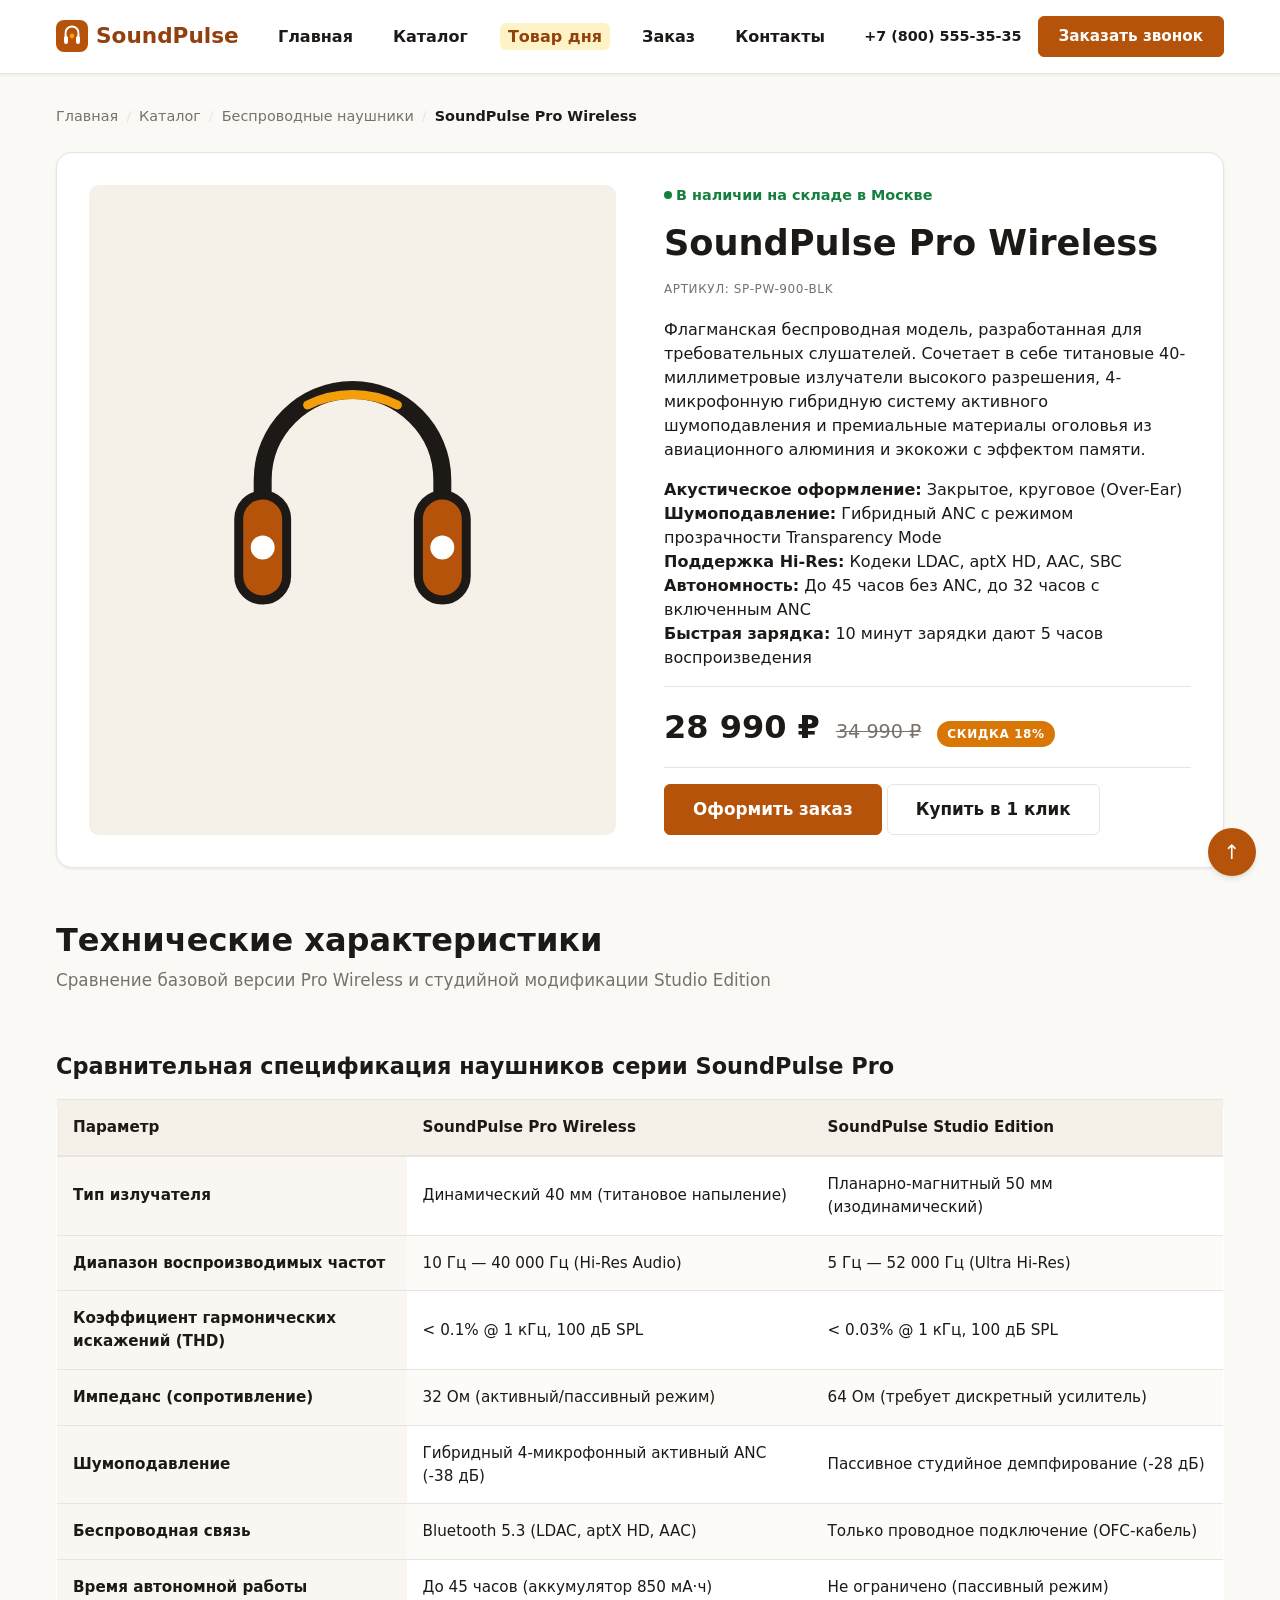
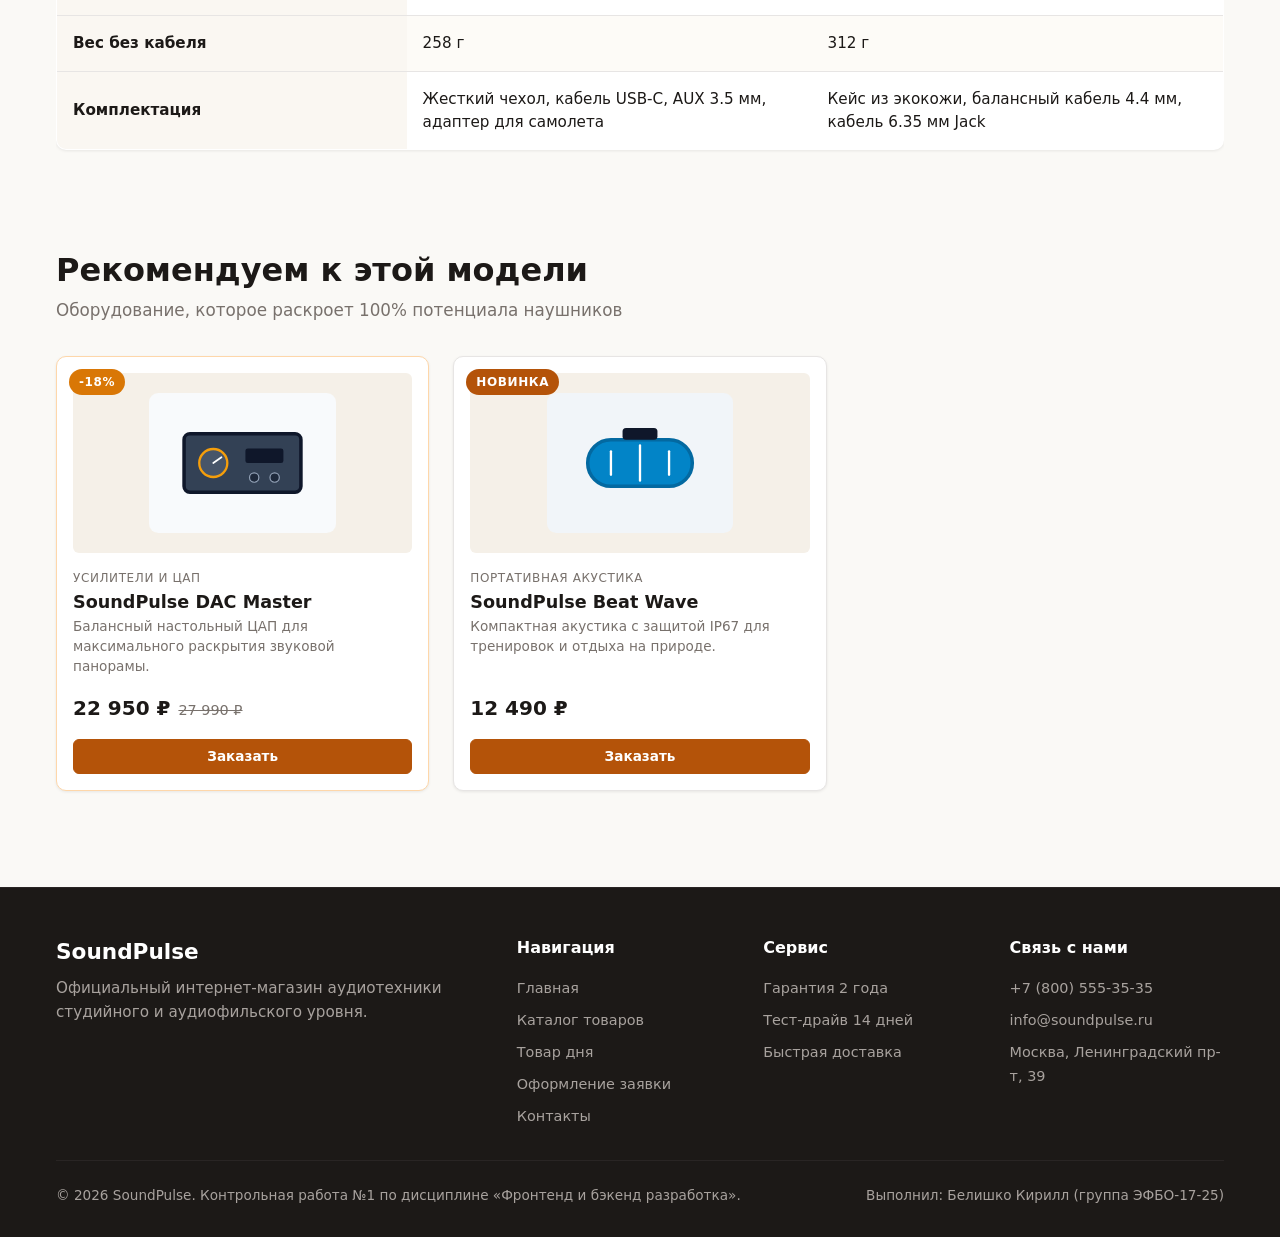
<file: product.html>
<!DOCTYPE html>
<html lang="ru">
<head>
  <meta charset="UTF-8">
  <meta name="viewport" content="width=device-width, initial-scale=1.0">
  <title>SoundPulse Pro Wireless — Наушники с гибридным ANC | SoundPulse</title>
  <meta name="description" content="Флагманские беспроводные наушники SoundPulse Pro Wireless: титановые драйверы 40 мм, гибридное шумоподавление, LDAC и до 45 часов автономной работы.">
  <link rel="stylesheet" href="css/style.css">
  <link rel="stylesheet" href="css/responsive.css">
</head>
<body>
  <!-- Ссылка быстрого перехода к содержимому для скринридеров и клавиатурной навигации -->
  <a href="#main-content" class="skip-link">Перейти к основному содержимому</a>

  <!-- Сквозная шапка сайта с навигацией -->
  <header class="site-header">
    <div class="container site-header__inner">
      <a href="index.html" class="site-header__logo" aria-label="На главную SoundPulse">
        <img src="images/logo.svg" alt="Логотип SoundPulse" width="36" height="36" class="site-header__logo-icon">
        <span>SoundPulse</span>
      </a>

      
      <!-- Кнопка мобильного гамбургер-меню -->
      <button class="nav-toggle" type="button" aria-expanded="false" aria-controls="primary-nav" aria-label="Открыть меню навигации">
        <span class="nav-toggle__bar" aria-hidden="true"></span>
        <span class="nav-toggle__bar" aria-hidden="true"></span>
        <span class="nav-toggle__bar" aria-hidden="true"></span>
      </button>

      <nav id="primary-nav" class="site-nav" aria-label="Основная навигация">
        <ul class="site-nav__list">
          <li class="site-nav__item">
            <a href="index.html" class="site-nav__link">Главная</a>
          </li>
          <li class="site-nav__item">
            <a href="catalog.html" class="site-nav__link">Каталог</a>
          </li>
          <li class="site-nav__item">
            <a href="product.html" class="site-nav__link site-nav__link--active" aria-current="page">Товар дня</a>
          </li>
          <li class="site-nav__item">
            <a href="order.html" class="site-nav__link">Заказ</a>
          </li>
          <li class="site-nav__item">
            <a href="contacts.html" class="site-nav__link">Контакты</a>
          </li>
        </ul>
      </nav>

      <div class="site-header__contacts">
        <a href="tel:+78005553535" class="site-header__phone">+7 (800) 555-35-35</a>
        <button type="button" class="button button--primary js-open-modal">Заказать звонок</button>
      </div>
    </div>
  </header>

  <!-- Единственный тег main на странице -->
  <main id="main-content" class="main-content" tabindex="-1">
    <div class="container">

      <!-- Навигационная цепочка хлебных крошек -->
      <nav class="breadcrumbs" aria-label="Хлебные крошки">
        <ol class="breadcrumbs__list">
          <li class="breadcrumbs__item">
            <a href="index.html" class="breadcrumbs__link">Главная</a>
          </li>
          <li class="breadcrumbs__item">
            <a href="catalog.html" class="breadcrumbs__link">Каталог</a>
          </li>
          <li class="breadcrumbs__item">
            <a href="catalog.html?cat=headphones" class="breadcrumbs__link">Беспроводные наушники</a>
          </li>
          <li class="breadcrumbs__item breadcrumbs__item--current" aria-current="page">
            SoundPulse Pro Wireless
          </li>
        </ol>
      </nav>

      <!-- Основная карточка товара с медиа и описанием -->
      <article class="product-details" aria-labelledby="product-title">
        <div class="product-details__gallery">
          <img src="images/headphones-pro.svg" alt="Беспроводные полноразмерные наушники SoundPulse Pro Wireless" class="product-details__image" width="480" height="360">
        </div>

        <div class="product-details__info">
          <span class="product-details__status">В наличии на складе в Москве</span>
          <h1 id="product-title" class="product-details__title">SoundPulse Pro Wireless</h1>
          <p class="product-card__category">Артикул: SP-PW-900-BLK</p>

          <p class="product-details__description">
            Флагманская беспроводная модель, разработанная для требовательных слушателей. Сочетает в себе титановые 40-миллиметровые излучатели высокого разрешения, 4-микрофонную гибридную систему активного шумоподавления и премиальные материалы оголовья из авиационного алюминия и экокожи с эффектом памяти.
          </p>

          <ul class="product-details__features">
            <li><strong>Акустическое оформление:</strong> Закрытое, круговое (Over-Ear)</li>
            <li><strong>Шумоподавление:</strong> Гибридный ANC с режимом прозрачности Transparency Mode</li>
            <li><strong>Поддержка Hi-Res:</strong> Кодеки LDAC, aptX HD, AAC, SBC</li>
            <li><strong>Автономность:</strong> До 45 часов без ANC, до 32 часов с включенным ANC</li>
            <li><strong>Быстрая зарядка:</strong> 10 минут зарядки дают 5 часов воспроизведения</li>
          </ul>

          <div class="product-details__price-box">
            <span class="product-details__price">28 990 ₽</span>
            <span class="product-details__price-old">34 990 ₽</span>
            <span class="product-card__badge product-card__badge--discount" style="position: static;">Скидка 18%</span>
          </div>

          <div class="product-details__actions">
            <a href="order.html?product=SoundPulse-Pro-Wireless" class="button button--primary" style="padding: 14px 28px; font-size: 1.05rem;">
              Оформить заказ
            </a>
            <button type="button" class="button button--secondary js-open-modal" style="padding: 14px 28px; font-size: 1.05rem;">
              Купить в 1 клик
            </button>
          </div>
        </div>
      </article>

      <!-- Семантическая таблица технических характеристик и сравнения -->
      <section class="content-section" aria-labelledby="specs-heading">
        <h2 id="specs-heading" class="section-title">Технические характеристики</h2>
        <p class="section-subtitle">Сравнение базовой версии Pro Wireless и студийной модификации Studio Edition</p>

        <div class="table-wrapper">
          <table class="specs-table">
            <caption class="specs-table__caption">Сравнительная спецификация наушников серии SoundPulse Pro</caption>
            <thead class="specs-table__head">
              <tr class="specs-table__row">
                <th scope="col" class="specs-table__cell specs-table__cell--header">Параметр</th>
                <th scope="col" class="specs-table__cell specs-table__cell--header">SoundPulse Pro Wireless</th>
                <th scope="col" class="specs-table__cell specs-table__cell--header">SoundPulse Studio Edition</th>
              </tr>
            </thead>
            <tbody class="specs-table__body">
              <tr class="specs-table__row">
                <th scope="row" class="specs-table__cell specs-table__cell--row-head">Тип излучателя</th>
                <td class="specs-table__cell" data-label="SoundPulse Pro Wireless">Динамический 40 мм (титановое напыление)</td>
                <td class="specs-table__cell" data-label="SoundPulse Studio Edition">Планарно-магнитный 50 мм (изодинамический)</td>
              </tr>
              <tr class="specs-table__row">
                <th scope="row" class="specs-table__cell specs-table__cell--row-head">Диапазон воспроизводимых частот</th>
                <td class="specs-table__cell" data-label="SoundPulse Pro Wireless">10 Гц — 40 000 Гц (Hi-Res Audio)</td>
                <td class="specs-table__cell" data-label="SoundPulse Studio Edition">5 Гц — 52 000 Гц (Ultra Hi-Res)</td>
              </tr>
              <tr class="specs-table__row">
                <th scope="row" class="specs-table__cell specs-table__cell--row-head">Коэффициент гармонических искажений (THD)</th>
                <td class="specs-table__cell" data-label="SoundPulse Pro Wireless">&lt; 0.1% @ 1 кГц, 100 дБ SPL</td>
                <td class="specs-table__cell" data-label="SoundPulse Studio Edition">&lt; 0.03% @ 1 кГц, 100 дБ SPL</td>
              </tr>
              <tr class="specs-table__row">
                <th scope="row" class="specs-table__cell specs-table__cell--row-head">Импеданс (сопротивление)</th>
                <td class="specs-table__cell" data-label="SoundPulse Pro Wireless">32 Ом (активный/пассивный режим)</td>
                <td class="specs-table__cell" data-label="SoundPulse Studio Edition">64 Ом (требует дискретный усилитель)</td>
              </tr>
              <tr class="specs-table__row">
                <th scope="row" class="specs-table__cell specs-table__cell--row-head">Шумоподавление</th>
                <td class="specs-table__cell" data-label="SoundPulse Pro Wireless">Гибридный 4-микрофонный активный ANC (-38 дБ)</td>
                <td class="specs-table__cell" data-label="SoundPulse Studio Edition">Пассивное студийное демпфирование (-28 дБ)</td>
              </tr>
              <tr class="specs-table__row">
                <th scope="row" class="specs-table__cell specs-table__cell--row-head">Беспроводная связь</th>
                <td class="specs-table__cell" data-label="SoundPulse Pro Wireless">Bluetooth 5.3 (LDAC, aptX HD, AAC)</td>
                <td class="specs-table__cell" data-label="SoundPulse Studio Edition">Только проводное подключение (OFC-кабель)</td>
              </tr>
              <tr class="specs-table__row">
                <th scope="row" class="specs-table__cell specs-table__cell--row-head">Время автономной работы</th>
                <td class="specs-table__cell" data-label="SoundPulse Pro Wireless">До 45 часов (аккумулятор 850 мА·ч)</td>
                <td class="specs-table__cell" data-label="SoundPulse Studio Edition">Не ограничено (пассивный режим)</td>
              </tr>
              <tr class="specs-table__row">
                <th scope="row" class="specs-table__cell specs-table__cell--row-head">Вес без кабеля</th>
                <td class="specs-table__cell" data-label="SoundPulse Pro Wireless">258 г</td>
                <td class="specs-table__cell" data-label="SoundPulse Studio Edition">312 г</td>
              </tr>
              <tr class="specs-table__row">
                <th scope="row" class="specs-table__cell specs-table__cell--row-head">Комплектация</th>
                <td class="specs-table__cell" data-label="SoundPulse Pro Wireless">Жесткий чехол, кабель USB-C, AUX 3.5 мм, адаптер для самолета</td>
                <td class="specs-table__cell" data-label="SoundPulse Studio Edition">Кейс из экокожи, балансный кабель 4.4 мм, кабель 6.35 мм Jack</td>
              </tr>
            </tbody>
          </table>
        </div>
      </section>

      <!-- Сопутствующие товары -->
      <section class="content-section" aria-labelledby="related-title">
        <h2 id="related-title" class="section-title">Рекомендуем к этой модели</h2>
        <p class="section-subtitle">Оборудование, которое раскроет 100% потенциала наушников</p>

        <div class="cards-grid">
          <article class="product-card product-card--discount">
            <span class="product-card__badge product-card__badge--discount">-18%</span>
            <div class="product-card__image-wrap">
              <img src="images/dac-amp.svg" alt="ЦАП и усилитель SoundPulse DAC Audio Master" class="product-card__image" width="320" height="240" loading="lazy">
            </div>
            <div class="product-card__body">
              <span class="product-card__category">Усилители и ЦАП</span>
              <h3 class="product-card__title">SoundPulse DAC Master</h3>
              <p class="product-card__description">Балансный настольный ЦАП для максимального раскрытия звуковой панорамы.</p>
              <div class="product-card__pricing">
                <span class="product-card__price">22 950 ₽</span>
                <span class="product-card__price-old">27 990 ₽</span>
              </div>
              <div class="product-card__actions">
                <a href="order.html?product=SoundPulse-DAC-Master" class="button button--primary product-card__button">Заказать</a>
              </div>
            </div>
          </article>

          <article class="product-card">
            <span class="product-card__badge product-card__badge--new">Новинка</span>
            <div class="product-card__image-wrap">
              <img src="images/portable-speaker.svg" alt="Портативная колонка SoundPulse Beat Wave" class="product-card__image" width="320" height="240" loading="lazy">
            </div>
            <div class="product-card__body">
              <span class="product-card__category">Портативная акустика</span>
              <h3 class="product-card__title">SoundPulse Beat Wave</h3>
              <p class="product-card__description">Компактная акустика с защитой IP67 для тренировок и отдыха на природе.</p>
              <div class="product-card__pricing">
                <span class="product-card__price">12 490 ₽</span>
              </div>
              <div class="product-card__actions">
                <a href="order.html?product=SoundPulse-Beat-Wave" class="button button--primary product-card__button">Заказать</a>
              </div>
            </div>
          </article>
        </div>
      </section>

    </div>
  </main>

  <!-- Нативное модальное окно быстрого заказа -->
  <dialog id="order-modal" class="modal" aria-labelledby="modal-title">
    <div class="modal__inner">
      <div class="modal__header">
        <h2 id="modal-title" class="modal__title">Быстрый заказ</h2>
        <button type="button" class="modal__close js-close-modal" aria-label="Закрыть модальное окно">&times;</button>
      </div>
      <form class="order-form" action="order.html" method="get">
        <div class="order-form__field">
          <label for="modal-name" class="order-form__label">Ваше имя <span class="order-form__required">*</span></label>
          <input type="text" id="modal-name" name="name" class="order-form__input" placeholder="Иван Петров" required>
        </div>
        <div class="order-form__field">
          <label for="modal-phone" class="order-form__label">Телефон <span class="order-form__required">*</span></label>
          <input type="tel" id="modal-phone" name="phone" class="order-form__input" placeholder="+7 (___) ___-__-__" required>
        </div>
        <div class="order-form__field">
          <label for="modal-product" class="order-form__label">Выбранный товар</label>
          <input type="text" id="modal-product" name="product" class="order-form__input" value="SoundPulse Pro Wireless" readonly>
        </div>
        <div class="order-form__checkbox-field">
          <input type="checkbox" id="modal-consent" name="consent" required>
          <label for="modal-consent" class="order-form__label">Согласен на обработку персональных данных</label>
        </div>
        <div class="order-form__actions">
          <button type="button" class="button button--secondary js-close-modal">Отмена</button>
          <button type="submit" class="button button--primary">Оформить заявку</button>
        </div>
      </form>
    </div>
  </dialog>

  <!-- Фиксированная кнопка возврата к началу страницы -->
  <a href="#top" class="scroll-top-btn" aria-label="Вернуться к началу страницы">↑</a>

  <!-- Подвал сайта -->
  <footer class="site-footer">
    <div class="container">
      <div class="site-footer__inner">
        <div class="site-footer__brand">
          <h3 class="site-footer__brand-title">SoundPulse</h3>
          <p class="site-footer__description">
            Официальный интернет-магазин аудиотехники студийного и аудиофильского уровня.
          </p>
        </div>

        <div class="site-footer__col">
          <h4 class="site-footer__col-title">Навигация</h4>
          <ul class="site-footer__nav-list">
            <li><a href="index.html" class="site-footer__nav-link">Главная</a></li>
            <li><a href="catalog.html" class="site-footer__nav-link">Каталог товаров</a></li>
            <li><a href="product.html" class="site-footer__nav-link">Товар дня</a></li>
            <li><a href="order.html" class="site-footer__nav-link">Оформление заявки</a></li>
            <li><a href="contacts.html" class="site-footer__nav-link">Контакты</a></li>
          </ul>
        </div>

        <div class="site-footer__col">
          <h4 class="site-footer__col-title">Сервис</h4>
          <ul class="site-footer__nav-list">
            <li><span class="site-footer__nav-link">Гарантия 2 года</span></li>
            <li><span class="site-footer__nav-link">Тест-драйв 14 дней</span></li>
            <li><span class="site-footer__nav-link">Быстрая доставка</span></li>
          </ul>
        </div>

        <div class="site-footer__col">
          <h4 class="site-footer__col-title">Связь с нами</h4>
          <ul class="site-footer__nav-list">
            <li><a href="tel:+78005553535" class="site-footer__nav-link">+7 (800) 555-35-35</a></li>
            <li><a href="mailto:info@soundpulse.ru" class="site-footer__nav-link">info@soundpulse.ru</a></li>
            <li><span class="site-footer__nav-link">Москва, Ленинградский пр-т, 39</span></li>
          </ul>
        </div>
      </div>

      <div class="site-footer__bottom">
        <p>© 2026 SoundPulse. Контрольная работа №1 по дисциплине «Фронтенд и бэкенд разработка».</p>
        <p>Выполнил: Белишко Кирилл (группа ЭФБО-17-25)</p>
      </div>
    </div>
  </footer>

  <script src="js/main.js"></script>
</body>
</html>
</file>
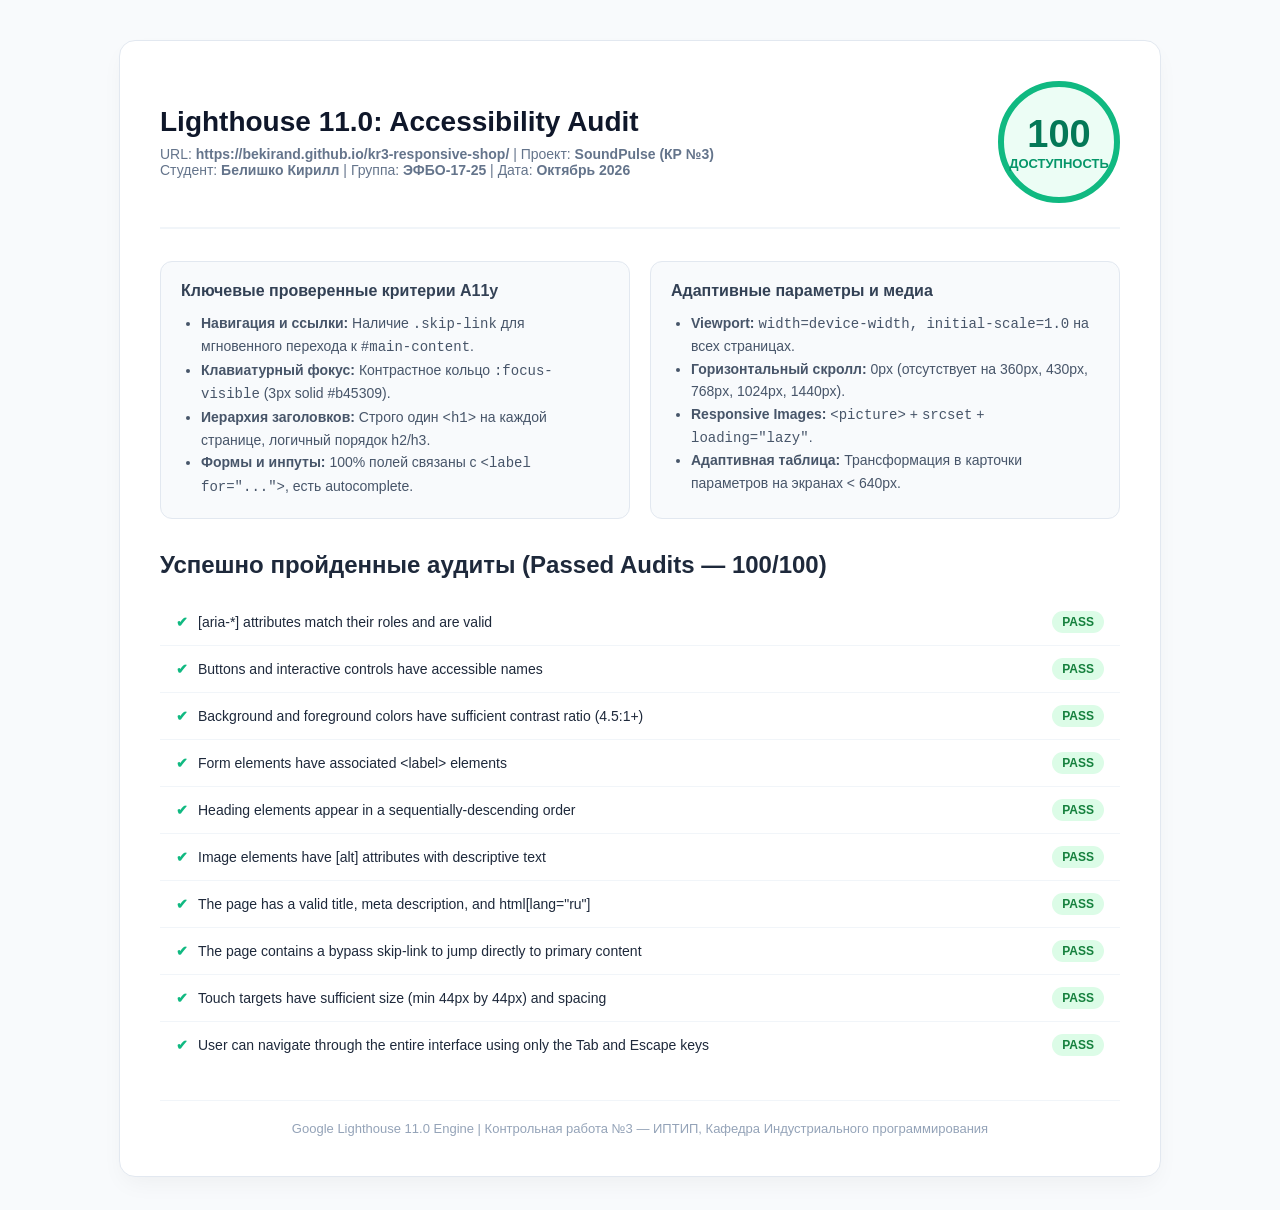
<file: lighthouse/accessibility-report.html>
<!DOCTYPE html>
<html lang="ru">
<head>
  <meta charset="UTF-8">
  <title>Lighthouse Accessibility Audit - SoundPulse</title>
  <style>
    body { font-family: -apple-system, BlinkMacSystemFont, 'Segoe UI', Roboto, Helvetica, Arial, sans-serif; background: #f8fafc; color: #1e293b; margin: 0; padding: 40px 20px; }
    .container { max-width: 960px; margin: 0 auto; background: #ffffff; border-radius: 16px; box-shadow: 0 10px 25px -5px rgba(0, 0, 0, 0.05); padding: 40px; border: 1px solid #e2e8f0; }
    .header { display: flex; align-items: center; justify-content: space-between; border-bottom: 2px solid #f1f5f9; padding-bottom: 24px; margin-bottom: 32px; }
    .score-circle { width: 110px; height: 110px; border-radius: 50%; background: #ecfdf5; border: 6px solid #10b981; display: flex; flex-direction: column; align-items: center; justify-content: center; color: #047857; font-weight: 800; font-size: 38px; }
    .score-circle span { font-size: 13px; font-weight: 600; text-transform: uppercase; color: #059669; }
    h1 { margin: 0 0 8px 0; font-size: 28px; color: #0f172a; }
    .meta { color: #64748b; font-size: 14px; margin: 0; }
    .grid { display: grid; grid-template-columns: repeat(2, 1fr); gap: 20px; margin-bottom: 32px; }
    .card { background: #f8fafc; border: 1px solid #e2e8f0; border-radius: 12px; padding: 20px; }
    .card h3 { margin: 0 0 12px 0; font-size: 16px; color: #334155; display: flex; align-items: center; gap: 8px; }
    .card ul { margin: 0; padding-left: 20px; color: #475569; font-size: 14px; line-height: 1.6; }
    .badge-pass { background: #dcfce7; color: #15803d; font-size: 12px; font-weight: 700; padding: 4px 10px; border-radius: 9999px; }
    .passed-audits { list-style: none; padding: 0; margin: 0; }
    .passed-item { display: flex; align-items: center; justify-content: space-between; padding: 12px 16px; border-bottom: 1px solid #f1f5f9; font-size: 14px; }
    .passed-item:last-child { border-bottom: none; }
    .check-icon { color: #10b981; font-weight: bold; margin-right: 10px; }
    .footer { margin-top: 32px; padding-top: 20px; border-top: 1px solid #f1f5f9; text-align: center; color: #94a3b8; font-size: 13px; }
  </style>
</head>
<body>
  <div class="container">
    <div class="header">
      <div>
        <h1>Lighthouse 11.0: Accessibility Audit</h1>
        <p class="meta">URL: <strong>https://bekirand.github.io/kr3-responsive-shop/</strong> | Проект: <strong>SoundPulse (КР №3)</strong></p>
        <p class="meta">Студент: <strong>Белишко Кирилл</strong> | Группа: <strong>ЭФБО-17-25</strong> | Дата: <strong>Октябрь 2026</strong></p>
      </div>
      <div class="score-circle">
        100
        <span>Доступность</span>
      </div>
    </div>

    <div class="grid">
      <div class="card">
        <h3>Ключевые проверенные критерии A11y</h3>
        <ul>
          <li><strong>Навигация и ссылки:</strong> Наличие <code>.skip-link</code> для мгновенного перехода к <code>#main-content</code>.</li>
          <li><strong>Клавиатурный фокус:</strong> Контрастное кольцо <code>:focus-visible</code> (3px solid #b45309).</li>
          <li><strong>Иерархия заголовков:</strong> Строго один <code>&lt;h1&gt;</code> на каждой странице, логичный порядок h2/h3.</li>
          <li><strong>Формы и инпуты:</strong> 100% полей связаны с <code>&lt;label for="..."&gt;</code>, есть autocomplete.</li>
        </ul>
      </div>
      <div class="card">
        <h3>Адаптивные параметры и медиа</h3>
        <ul>
          <li><strong>Viewport:</strong> <code>width=device-width, initial-scale=1.0</code> на всех страницах.</li>
          <li><strong>Горизонтальный скролл:</strong> 0px (отсутствует на 360px, 430px, 768px, 1024px, 1440px).</li>
          <li><strong>Responsive Images:</strong> <code>&lt;picture&gt;</code> + <code>srcset</code> + <code>loading="lazy"</code>.</li>
          <li><strong>Адаптивная таблица:</strong> Трансформация в карточки параметров на экранах &lt; 640px.</li>
        </ul>
      </div>
    </div>

    <h2>Успешно пройденные аудиты (Passed Audits — 100/100)</h2>
    <ul class="passed-audits">
      <li class="passed-item">
        <span><span class="check-icon">✔</span>[aria-*] attributes match their roles and are valid</span>
        <span class="badge-pass">PASS</span>
      </li>
      <li class="passed-item">
        <span><span class="check-icon">✔</span>Buttons and interactive controls have accessible names</span>
        <span class="badge-pass">PASS</span>
      </li>
      <li class="passed-item">
        <span><span class="check-icon">✔</span>Background and foreground colors have sufficient contrast ratio (4.5:1+)</span>
        <span class="badge-pass">PASS</span>
      </li>
      <li class="passed-item">
        <span><span class="check-icon">✔</span>Form elements have associated &lt;label&gt; elements</span>
        <span class="badge-pass">PASS</span>
      </li>
      <li class="passed-item">
        <span><span class="check-icon">✔</span>Heading elements appear in a sequentially-descending order</span>
        <span class="badge-pass">PASS</span>
      </li>
      <li class="passed-item">
        <span><span class="check-icon">✔</span>Image elements have [alt] attributes with descriptive text</span>
        <span class="badge-pass">PASS</span>
      </li>
      <li class="passed-item">
        <span><span class="check-icon">✔</span>The page has a valid title, meta description, and html[lang="ru"]</span>
        <span class="badge-pass">PASS</span>
      </li>
      <li class="passed-item">
        <span><span class="check-icon">✔</span>The page contains a bypass skip-link to jump directly to primary content</span>
        <span class="badge-pass">PASS</span>
      </li>
      <li class="passed-item">
        <span><span class="check-icon">✔</span>Touch targets have sufficient size (min 44px by 44px) and spacing</span>
        <span class="badge-pass">PASS</span>
      </li>
      <li class="passed-item">
        <span><span class="check-icon">✔</span>User can navigate through the entire interface using only the Tab and Escape keys</span>
        <span class="badge-pass">PASS</span>
      </li>
    </ul>

    <div class="footer">
      Google Lighthouse 11.0 Engine | Контрольная работа №3 — ИПТИП, Кафедра Индустриального программирования
    </div>
  </div>
</body>
</html>
</file>
<file: css/style.css>
/* Переменные дизайн-системы магазина */
:root {
  --color-bg: #faf9f6;
  --color-surface: #ffffff;
  --color-text: #1c1917;
  --color-text-muted: #78716c;
  --color-primary: #b45309;
  --color-primary-dark: #92400e;
  --color-primary-light: #fef3c7;
  --color-accent: #d97706;
  --color-accent-dark: #b45309;
  --color-border: #e7e5e4;
  --color-danger: #dc2626;
  --color-success: #15803d;

  --font-base: system-ui, -apple-system, BlinkMacSystemFont, "Segoe UI", Roboto, "Helvetica Neue", Arial, sans-serif;
  --font-line-height: 1.5;

  --space-xs: 4px;
  --space-sm: 8px;
  --space-md: 16px;
  --space-lg: 24px;
  --space-xl: 32px;
  --space-xxl: 48px;

  --radius-sm: 6px;
  --radius-md: 10px;
  --radius-lg: 16px;
  --radius-full: 9999px;

  --shadow-sm: 0 1px 3px rgba(0, 0, 0, 0.08);
  --shadow-md: 0 4px 6px -1px rgba(0, 0, 0, 0.1), 0 2px 4px -2px rgba(0, 0, 0, 0.08);
  --shadow-lg: 0 10px 15px -3px rgba(0, 0, 0, 0.1), 0 4px 6px -4px rgba(0, 0, 0, 0.08);

  --transition-fast: 0.15s ease;
  --transition-base: 0.25s ease;
}

*,
*::before,
*::after {
  box-sizing: border-box;
  margin: 0;
  padding: 0;
}

html {
  font-size: 16px;
  scroll-behavior: smooth;
}

body {
  font-family: var(--font-base);
  line-height: var(--font-line-height);
  color: var(--color-text);
  background-color: var(--color-bg);
  min-height: 100vh;
  display: flex;
  flex-direction: column;
}

img {
  max-width: 100%;
  height: auto;
  display: block;
}

a {
  color: var(--color-primary);
  text-decoration: none;
  transition: color var(--transition-fast);
}

a:hover {
  color: var(--color-primary-dark);
}

ul, ol {
  list-style: none;
}

.container {
  width: 100%;
  max-width: 1200px;
  margin-left: auto;
  margin-right: auto;
  padding-left: var(--space-md);
  padding-right: var(--space-md);
}

.main-content {
  flex: 1 0 auto;
  padding-top: var(--space-xl);
  padding-bottom: var(--space-xxl);
}

/* Кнопки и состояния интерактивных элементов */
.button {
  display: inline-flex;
  align-items: center;
  justify-content: center;
  gap: var(--space-sm);
  padding: 10px 20px;
  font-family: inherit;
  font-size: 0.95rem;
  font-weight: 600;
  line-height: 1.25;
  text-align: center;
  white-space: nowrap;
  vertical-align: middle;
  cursor: pointer;
  user-select: none;
  border: 1px solid transparent;
  border-radius: var(--radius-sm);
  transition: background-color var(--transition-fast), border-color var(--transition-fast), color var(--transition-fast), box-shadow var(--transition-fast);
}

.button--primary {
  color: #ffffff;
  background-color: var(--color-primary);
  border-color: var(--color-primary);
}

.button--primary:hover {
  background-color: var(--color-primary-dark);
  border-color: var(--color-primary-dark);
  color: #ffffff;
}

.button--secondary {
  color: var(--color-text);
  background-color: #ffffff;
  border-color: var(--color-border);
}

.button--secondary:hover {
  background-color: var(--color-bg);
  border-color: var(--color-text-muted);
}

.button--accent {
  color: #ffffff;
  background-color: var(--color-accent);
  border-color: var(--color-accent);
}

.button--accent:hover {
  background-color: var(--color-accent-dark);
  border-color: var(--color-accent-dark);
}

.button--outline {
  color: var(--color-primary);
  background-color: transparent;
  border-color: var(--color-primary);
}

.button--outline:hover {
  background-color: var(--color-primary);
  color: #ffffff;
}

.button:focus-visible,
a:focus-visible,
input:focus-visible,
select:focus-visible,
textarea:focus-visible,
summary:focus-visible {
  outline: 2px solid var(--color-primary);
  outline-offset: 3px;
}

button:disabled,
.button--disabled,
.button:disabled:hover {
  opacity: 0.6;
  cursor: not-allowed;
  box-shadow: none;
  pointer-events: none;
}

/* Шапка сайта и сквозная навигация */
.site-header {
  position: sticky;
  top: 0;
  z-index: 100;
  background-color: var(--color-surface);
  border-bottom: 1px solid var(--color-border);
  box-shadow: var(--shadow-sm);
}

.site-header__inner {
  display: flex;
  align-items: center;
  justify-content: space-between;
  padding-top: var(--space-md);
  padding-bottom: var(--space-md);
  gap: var(--space-md);
}

.site-header__logo {
  display: flex;
  align-items: center;
  gap: var(--space-sm);
  font-size: 1.35rem;
  font-weight: 800;
  color: var(--color-primary-dark);
  text-decoration: none;
}

.site-header__logo-icon {
  width: 32px;
  height: 32px;
  fill: var(--color-primary);
}

.site-header__contacts {
  display: flex;
  align-items: center;
  gap: var(--space-md);
  font-size: 0.9rem;
}

.site-header__phone {
  font-weight: 600;
  color: var(--color-text);
}

.site-nav__list {
  display: flex;
  align-items: center;
  gap: var(--space-md);
}

.site-nav__link {
  font-weight: 600;
  color: var(--color-text);
  padding: var(--space-xs) var(--space-sm);
  border-radius: var(--radius-sm);
  transition: color var(--transition-fast), background-color var(--transition-fast);
}

.site-nav__link:hover {
  color: var(--color-primary);
  background-color: var(--color-primary-light);
}

.site-nav__link--active {
  color: var(--color-primary-dark);
  background-color: var(--color-primary-light);
  pointer-events: default;
}

/* Навигационная цепочка хлебных крошек */
.breadcrumbs {
  margin-bottom: var(--space-lg);
  font-size: 0.9rem;
}

.breadcrumbs__list {
  display: flex;
  align-items: center;
  flex-wrap: wrap;
  gap: var(--space-sm);
}

.breadcrumbs__item {
  display: flex;
  align-items: center;
  gap: var(--space-sm);
  color: var(--color-text-muted);
}

.breadcrumbs__item:not(:last-child)::after {
  content: "/";
  color: var(--color-border);
}

.breadcrumbs__link {
  color: var(--color-text-muted);
}

.breadcrumbs__link:hover {
  color: var(--color-primary);
  text-decoration: underline;
}

.breadcrumbs__item--current {
  color: var(--color-text);
  font-weight: 600;
}

/* Главный промо-баннер */
.hero {
  display: flex;
  align-items: center;
  justify-content: space-between;
  gap: var(--space-xxl);
  background: linear-gradient(135deg, #fef7ee 0%, #f4eee5 100%);
  border-radius: var(--radius-lg);
  padding: var(--space-xxl) var(--space-xl);
  margin-bottom: var(--space-xxl);
  box-shadow: var(--shadow-sm);
  border: 1px solid var(--color-border);
}

.hero__content {
  flex: 1 1 55%;
  display: flex;
  flex-direction: column;
  align-items: flex-start;
  gap: var(--space-md);
}

.hero__badge {
  display: inline-block;
  padding: 4px 12px;
  font-size: 0.85rem;
  font-weight: 700;
  text-transform: uppercase;
  letter-spacing: 0.05em;
  color: var(--color-primary-dark);
  background-color: #ffffff;
  border-radius: var(--radius-full);
  box-shadow: var(--shadow-sm);
}

.hero__title {
  font-size: 2.5rem;
  font-weight: 800;
  line-height: 1.2;
  color: var(--color-text);
}

.hero__description {
  font-size: 1.15rem;
  color: var(--color-text-muted);
}

.hero__actions {
  display: flex;
  gap: var(--space-md);
  margin-top: var(--space-md);
  flex-wrap: wrap;
}

.hero__media {
  flex: 1 1 45%;
  display: flex;
  justify-content: center;
  align-items: center;
}

.hero__image {
  width: 100%;
  max-width: 440px;
  height: auto;
  border-radius: var(--radius-lg);
  box-shadow: var(--shadow-md);
}

@media (max-width: 860px) {
  .hero {
    flex-direction: column;
    text-align: center;
    gap: var(--space-xl);
  }

  .hero__content {
    align-items: center;
  }

  .hero__actions {
    justify-content: center;
  }

  .hero__media {
    margin-top: var(--space-lg);
  }
}

/* Секции и сетки контента */
.content-section {
  scroll-margin-top: 90px;
  margin-bottom: var(--space-xxl);
}

.section-title {
  font-size: 2rem;
  font-weight: 800;
  margin-bottom: var(--space-xs);
  color: var(--color-text);
}

.section-subtitle {
  color: var(--color-text-muted);
  margin-bottom: var(--space-xl);
  font-size: 1.05rem;
}

.advantages-grid {
  display: grid;
  grid-template-columns: repeat(auto-fit, minmax(260px, 1fr));
  gap: var(--space-lg);
  margin-bottom: var(--space-xxl);
}

.advantage-card {
  background-color: var(--color-surface);
  padding: var(--space-lg);
  border-radius: var(--radius-md);
  border: 1px solid var(--color-border);
  box-shadow: var(--shadow-sm);
  transition: transform var(--transition-fast), box-shadow var(--transition-fast);
}

.advantage-card:hover {
  transform: translateY(-4px);
  box-shadow: var(--shadow-md);
}

.advantage-card__icon {
  width: 48px;
  height: 48px;
  margin-bottom: var(--space-md);
  padding: 10px;
  background-color: var(--color-primary-light);
  color: var(--color-primary-dark);
  border-radius: var(--radius-sm);
}

.advantage-card__title {
  font-size: 1.2rem;
  font-weight: 700;
  margin-bottom: var(--space-xs);
}

.advantage-card__text {
  color: var(--color-text-muted);
  font-size: 0.95rem;
}

/* Сетка карточек для витрины популярных товаров */
.cards-grid {
  display: grid;
  grid-template-columns: repeat(3, 1fr);
  gap: var(--space-lg);
  margin-bottom: var(--space-xl);
}

@media (max-width: 960px) {
  .cards-grid {
    grid-template-columns: repeat(auto-fit, minmax(260px, 1fr));
  }
}

.catalog-more {
  display: flex;
  justify-content: center;
  margin-top: var(--space-xl);
}

/* Карточка товара в каталоге */
.product-card {
  position: relative; /* Контекст для абсолютного бейджа */
  background-color: var(--color-surface);
  border: 1px solid var(--color-border);
  border-radius: var(--radius-md);
  padding: var(--space-md);
  display: flex;
  flex-direction: column;
  justify-content: space-between;
  box-shadow: var(--shadow-sm);
  transition: transform var(--transition-fast), box-shadow var(--transition-fast), border-color var(--transition-fast);
}

.product-card:hover {
  transform: translateY(-4px);
  box-shadow: var(--shadow-md);
  border-color: var(--color-primary);
}

.product-card--discount {
  border-color: #fed7aa;
}

.product-card--hit {
  border-color: #bbf7d0;
}

.product-card__badge {
  position: absolute; /* Бейдж поверх изображения товара */
  top: 12px;
  left: 12px;
  z-index: 5;
  padding: 4px 10px;
  border-radius: var(--radius-full);
  font-size: 0.75rem;
  font-weight: 700;
  text-transform: uppercase;
  letter-spacing: 0.05em;
  color: #ffffff;
}

.product-card__badge--hit {
  background-color: var(--color-success);
}

.product-card__badge--new {
  background-color: var(--color-primary);
}

.product-card__badge--discount {
  background-color: var(--color-accent);
}

.product-card__image-wrap {
  width: 100%;
  height: 180px;
  background-color: #f5f0e8;
  border-radius: var(--radius-sm);
  margin-bottom: var(--space-md);
  overflow: hidden;
  display: flex;
  align-items: center;
  justify-content: center;
}

.product-card__image {
  max-height: 140px;
  max-width: 85%;
  object-fit: contain;
  transition: transform var(--transition-base);
}

.product-card:hover .product-card__image {
  transform: scale(1.05);
}

.product-card__body {
  display: flex;
  flex-direction: column;
  flex-grow: 1;
}

.product-card__category {
  font-size: 0.75rem;
  text-transform: uppercase;
  letter-spacing: 0.05em;
  color: var(--color-text-muted);
  margin-bottom: var(--space-xs);
}

.product-card__title {
  font-size: 1.1rem;
  font-weight: 700;
  margin-bottom: var(--space-xs);
  line-height: 1.3;
}

.product-card__title-link {
  color: var(--color-text);
}

.product-card__title-link:hover {
  color: var(--color-primary);
}

.product-card__description {
  font-size: 0.85rem;
  color: var(--color-text-muted);
  line-height: 1.45;
  margin-bottom: var(--space-md);
  flex-grow: 1;
}

.product-card__meta {
  display: flex;
  align-items: center;
  justify-content: space-between;
  font-size: 0.8rem;
  margin-bottom: var(--space-sm);
  padding-bottom: var(--space-xs);
  border-bottom: 1px solid var(--color-border);
}

.product-card__rating {
  color: var(--color-accent);
  font-weight: 600;
}

.product-card__stock {
  color: var(--color-success);
  font-weight: 600;
}

.product-card__pricing {
  display: flex;
  align-items: baseline;
  gap: var(--space-sm);
  margin-bottom: var(--space-md);
}

.product-card__price {
  font-size: 1.25rem;
  font-weight: 800;
  color: var(--color-text);
}

.product-card__price-old {
  font-size: 0.9rem;
  color: var(--color-text-muted);
  text-decoration: line-through;
}

.product-card__actions {
  display: flex;
  gap: var(--space-xs);
  margin-top: auto;
}

.product-card__actions .button {
  flex: 1;
  padding: 8px 12px;
  font-size: 0.85rem;
}

/* Каталог товаров и фильтрация */
.catalog-layout {
  display: grid;
  grid-template-columns: 280px 1fr;
  gap: var(--space-xl);
  align-items: start;
}

.catalog-filter {
  position: sticky; /* Фиксация фильтра при скролле */
  top: 90px;
  background-color: var(--color-surface);
  border: 1px solid var(--color-border);
  border-radius: var(--radius-md);
  padding: var(--space-lg);
  box-shadow: var(--shadow-sm);
}

.catalog-filter__title {
  font-size: 1.25rem;
  font-weight: 700;
  margin-bottom: var(--space-md);
  padding-bottom: var(--space-sm);
  border-bottom: 1px solid var(--color-border);
}

.catalog-filter__group {
  margin-bottom: var(--space-lg);
  border: none;
}

.catalog-filter__group-title {
  font-size: 1rem;
  font-weight: 600;
  margin-bottom: var(--space-sm);
  color: var(--color-text);
}

.catalog-filter__item {
  display: flex;
  align-items: center;
  gap: var(--space-sm);
  margin-bottom: var(--space-xs);
  font-size: 0.95rem;
  cursor: pointer;
}

.catalog-filter__item input[type="checkbox"],
.catalog-filter__item input[type="radio"] {
  width: 16px;
  height: 16px;
  accent-color: var(--color-primary);
  cursor: pointer;
}

.catalog-grid {
  display: grid;
  grid-template-columns: repeat(auto-fill, minmax(280px, 1fr));
  gap: var(--space-lg);
}

/* Детальная страница товара и таблица параметров */
.product-details {
  display: grid;
  grid-template-columns: 1fr 1fr;
  gap: var(--space-xxl);
  background-color: var(--color-surface);
  padding: var(--space-xl);
  border-radius: var(--radius-lg);
  border: 1px solid var(--color-border);
  box-shadow: var(--shadow-sm);
  margin-bottom: var(--space-xxl);
}

.product-details__gallery {
  background-color: #f5f0e8;
  border-radius: var(--radius-md);
  padding: var(--space-lg);
  display: flex;
  align-items: center;
  justify-content: center;
}

.product-details__image {
  max-height: 380px;
  object-fit: contain;
}

.product-details__info {
  display: flex;
  flex-direction: column;
  gap: var(--space-md);
}

.product-details__title {
  font-size: 2.2rem;
  font-weight: 800;
  line-height: 1.2;
}

.product-details__status {
  display: inline-flex;
  align-items: center;
  gap: var(--space-xs);
  font-size: 0.9rem;
  font-weight: 600;
  color: var(--color-success);
}

.product-details__status::before {
  content: "";
  display: inline-block;
  width: 8px;
  height: 8px;
  border-radius: 50%;
  background-color: var(--color-success);
}

.product-details__price-box {
  display: flex;
  align-items: baseline;
  gap: var(--space-md);
  padding: var(--space-md) 0;
  border-top: 1px solid var(--color-border);
  border-bottom: 1px solid var(--color-border);
}

.product-details__price {
  font-size: 2rem;
  font-weight: 800;
  color: var(--color-text);
}

.product-details__price-old {
  font-size: 1.2rem;
  color: var(--color-text-muted);
  text-decoration: line-through;
}

.specs-table {
  width: 100%;
  border-collapse: collapse;
  background-color: var(--color-surface);
  border-radius: var(--radius-md);
  overflow: hidden;
  border: 1px solid var(--color-border);
  box-shadow: var(--shadow-sm);
  margin-top: var(--space-lg);
  margin-bottom: var(--space-xxl);
}

.specs-table__caption {
  caption-side: top;
  text-align: left;
  font-size: 1.4rem;
  font-weight: 700;
  margin-bottom: var(--space-md);
  color: var(--color-text);
}

.specs-table__head {
  background-color: #f5f0e8;
}

.specs-table__cell {
  padding: var(--space-md);
  text-align: left;
  border-bottom: 1px solid var(--color-border);
  font-size: 0.95rem;
}

.specs-table__cell--header {
  font-weight: 700;
  color: var(--color-text);
  border-bottom: 2px solid var(--color-border);
}

.specs-table__cell--row-head {
  font-weight: 600;
  color: var(--color-text);
  width: 30%;
  background-color: #faf7f2;
}

.specs-table__row:nth-child(even) {
  background-color: #fdfbf7;
}

.specs-table__row:hover {
  background-color: var(--color-primary-light);
}

/* Поля форм и доступные элементы ввода */
.form-container {
  max-width: 720px;
  margin-left: auto;
  margin-right: auto;
  background-color: var(--color-surface);
  padding: var(--space-xl);
  border-radius: var(--radius-lg);
  border: 1px solid var(--color-border);
  box-shadow: var(--shadow-md);
}

.order-form {
  display: flex;
  flex-direction: column;
  gap: var(--space-xl);
}

.order-form__fieldset {
  border: 1px solid var(--color-border);
  border-radius: var(--radius-md);
  padding: var(--space-lg);
  display: flex;
  flex-direction: column;
  gap: var(--space-md);
}

.order-form__legend {
  font-size: 1.15rem;
  font-weight: 700;
  padding-left: var(--space-sm);
  padding-right: var(--space-sm);
  color: var(--color-primary-dark);
}

.order-form__field {
  display: flex;
  flex-direction: column;
  gap: var(--space-xs);
}

.order-form__label {
  font-size: 0.95rem;
  font-weight: 600;
  color: var(--color-text);
}

.order-form__required {
  color: var(--color-danger);
}

.order-form__input,
.order-form__select,
.order-form__textarea {
  width: 100%;
  padding: 10px 14px;
  font-family: inherit;
  font-size: 1rem;
  border: 1px solid var(--color-border);
  border-radius: var(--radius-sm);
  background-color: #ffffff;
  color: var(--color-text);
  transition: border-color var(--transition-fast), box-shadow var(--transition-fast);
}

.order-form__input:hover,
.order-form__select:hover,
.order-form__textarea:hover {
  border-color: var(--color-text-muted);
}

.order-form__textarea {
  resize: vertical;
  min-height: 110px;
}

.order-form__checkbox-field {
  display: flex;
  align-items: flex-start;
  gap: var(--space-sm);
  cursor: pointer;
}

.order-form__checkbox-field input[type="checkbox"] {
  margin-top: 3px;
  width: 18px;
  height: 18px;
  accent-color: var(--color-primary);
  cursor: pointer;
}

.order-form__actions {
  display: flex;
  justify-content: flex-end;
  gap: var(--space-md);
}

/* Аккордеон часто задаваемых вопросов */
.faq-list {
  display: flex;
  flex-direction: column;
  gap: var(--space-md);
  margin-bottom: var(--space-xxl);
}

.faq-item {
  background-color: var(--color-surface);
  border: 1px solid var(--color-border);
  border-radius: var(--radius-md);
  padding: var(--space-md) var(--space-lg);
  box-shadow: var(--shadow-sm);
  transition: border-color var(--transition-fast);
}

.faq-item[open] {
  border-color: var(--color-primary);
}

.faq-item__question {
  font-size: 1.1rem;
  font-weight: 700;
  cursor: pointer;
  list-style: none;
  display: flex;
  justify-content: space-between;
  align-items: center;
  color: var(--color-text);
}

.faq-item__question::-webkit-details-marker {
  display: none;
}

.faq-item__question::after {
  content: "+";
  font-size: 1.5rem;
  color: var(--color-primary);
  transition: transform var(--transition-fast);
}

.faq-item[open] .faq-item__question::after {
  content: "−";
  color: var(--color-danger);
}

.faq-item__answer {
  margin-top: var(--space-md);
  color: var(--color-text-muted);
  font-size: 0.95rem;
  line-height: 1.6;
  border-top: 1px solid var(--color-border);
  padding-top: var(--space-sm);
}

/* Отзывы покупателей */
.reviews-grid {
  display: grid;
  grid-template-columns: repeat(auto-fit, minmax(300px, 1fr));
  gap: var(--space-lg);
  margin-bottom: var(--space-xxl);
}

.review-card {
  background-color: var(--color-surface);
  border: 1px solid var(--color-border);
  border-radius: var(--radius-md);
  padding: var(--space-lg);
  box-shadow: var(--shadow-sm);
  display: flex;
  flex-direction: column;
  justify-content: space-between;
}

.review-card__stars {
  color: var(--color-accent);
  font-size: 1.1rem;
  margin-bottom: var(--space-sm);
}

.review-card__text {
  font-style: italic;
  color: var(--color-text);
  margin-bottom: var(--space-md);
}

.review-card__author {
  font-weight: 700;
  font-size: 0.95rem;
  color: var(--color-primary-dark);
}

.review-card__verified {
  font-size: 0.8rem;
  color: var(--color-success);
}

/* Контактная информация */
.contacts-layout {
  display: grid;
  grid-template-columns: 1fr 1fr;
  gap: var(--space-xl);
}

.contacts-info {
  background-color: var(--color-surface);
  padding: var(--space-xl);
  border-radius: var(--radius-lg);
  border: 1px solid var(--color-border);
  box-shadow: var(--shadow-sm);
  display: flex;
  flex-direction: column;
  gap: var(--space-lg);
}

.contacts-card {
  padding-bottom: var(--space-md);
  border-bottom: 1px solid var(--color-border);
}

.contacts-card:last-child {
  border-bottom: none;
}

.contacts-card__title {
  font-size: 1.1rem;
  font-weight: 700;
  margin-bottom: var(--space-xs);
  color: var(--color-text);
}

.contacts-card__content {
  color: var(--color-text-muted);
  font-style: normal;
  line-height: 1.6;
}

/* Модальное окно быстрого заказа */
.modal {
  border: none;
  border-radius: var(--radius-lg);
  padding: 0;
  max-width: 520px;
  width: 90%;
  margin: auto;
  box-shadow: var(--shadow-lg);
  background-color: var(--color-surface);
  z-index: 1000;
}

.modal::backdrop {
  background-color: rgba(15, 23, 42, 0.65);
  backdrop-filter: blur(4px);
}

.modal__inner {
  padding: var(--space-xl);
}

.modal__header {
  display: flex;
  align-items: center;
  justify-content: space-between;
  margin-bottom: var(--space-md);
  border-bottom: 1px solid var(--color-border);
  padding-bottom: var(--space-sm);
}

.modal__title {
  font-size: 1.35rem;
  font-weight: 800;
  color: var(--color-text);
}

.modal__close {
  background: none;
  border: none;
  font-size: 1.8rem;
  line-height: 1;
  color: var(--color-text-muted);
  cursor: pointer;
  padding: var(--space-xs);
  border-radius: var(--radius-sm);
  transition: color var(--transition-fast);
}

.modal__close:hover {
  color: var(--color-danger);
}

/* Кнопка быстрого возврата наверх */
.scroll-top-btn {
  position: fixed;
  bottom: 24px;
  right: 24px;
  z-index: 90;
  width: 48px;
  height: 48px;
  border-radius: var(--radius-full);
  background-color: var(--color-primary);
  color: #ffffff;
  border: none;
  box-shadow: var(--shadow-md);
  display: flex;
  align-items: center;
  justify-content: center;
  font-size: 1.25rem;
  cursor: pointer;
  text-decoration: none;
  transition: background-color var(--transition-fast), transform var(--transition-fast);
}

.scroll-top-btn:hover {
  background-color: var(--color-primary-dark);
  transform: translateY(-3px);
  color: #ffffff;
}

/* Подвал сайта */
.site-footer {
  background-color: #1c1917;
  color: #a8a29e;
  padding-top: var(--space-xxl);
  padding-bottom: var(--space-xl);
  border-top: 1px solid #292524;
}

.site-footer__inner {
  display: grid;
  grid-template-columns: 2fr repeat(3, 1fr);
  gap: var(--space-xl);
  margin-bottom: var(--space-xl);
}

.site-footer__brand-title {
  color: #ffffff;
  font-size: 1.35rem;
  font-weight: 800;
  margin-bottom: var(--space-sm);
}

.site-footer__description {
  font-size: 0.95rem;
  line-height: 1.6;
}

.site-footer__col-title {
  color: #ffffff;
  font-size: 1rem;
  font-weight: 700;
  margin-bottom: var(--space-md);
}

.site-footer__nav-list {
  display: flex;
  flex-direction: column;
  gap: var(--space-sm);
}

.site-footer__nav-link {
  color: #a8a29e;
  font-size: 0.9rem;
}

.site-footer__nav-link:hover {
  color: #ffffff;
}

.site-footer__bottom {
  border-top: 1px solid #292524;
  padding-top: var(--space-lg);
  display: flex;
  justify-content: space-between;
  align-items: center;
  font-size: 0.85rem;
}

/* Доступность: скрытый текст для скринридеров */
.visually-hidden {
  position: absolute;
  width: 1px;
  height: 1px;
  margin: -1px;
  padding: 0;
  overflow: hidden;
  clip: rect(0, 0, 0, 0);
  border: 0;
  white-space: nowrap;
}
</file>
<file: css/responsive.css>
/* Адаптивные стили и доступность магазина SoundPulse (КР №3) */

/* 1. БАЗОВЫЕ НАСТРОЙКИ ДОСТУПНОСТИ И СБРОС СЕТКИ */

/* Ссылка быстрого перехода к содержимому (Skip Link) */
.skip-link {
  position: absolute;
  top: -100px;
  left: var(--space-md);
  background-color: var(--color-primary);
  color: #ffffff;
  padding: var(--space-sm) var(--space-md);
  border-radius: var(--radius-sm);
  font-weight: 700;
  text-decoration: none;
  z-index: 9999;
  box-shadow: var(--shadow-md);
  transition: top 0.2s ease;
}

.skip-link:focus-visible {
  top: var(--space-md);
  outline: 3px solid var(--color-primary-dark);
  outline-offset: 2px;
}

/* Контрастный клавиатурный фокус по WCAG AA */
:focus-visible {
  outline: 3px solid var(--color-primary);
  outline-offset: 3px;
}

/* Резиновые изображения и медиа */
img,
picture,
video {
  max-width: 100%;
  height: auto;
  display: block;
}

/* Защита от горизонтального скролла всей страницы */
html,
body {
  overflow-x: hidden;
  width: 100%;
}

.container {
  width: 100%;
  max-width: 1200px;
  margin: 0 auto;
  padding-left: var(--space-md);
  padding-right: var(--space-md);
}

/* 2. АДАПТИВНАЯ НАВИГАЦИЯ И ШАПКА */

.nav-toggle {
  display: flex;
  flex-direction: column;
  justify-content: center;
  align-items: center;
  gap: 5px;
  width: 44px;
  height: 44px;
  padding: 8px;
  background: transparent;
  border: 1px solid var(--color-border);
  border-radius: var(--radius-sm);
  cursor: pointer;
  transition: background-color var(--transition-fast), border-color var(--transition-fast);
}

.nav-toggle:hover {
  background-color: var(--color-primary-light);
  border-color: var(--color-primary);
}

.nav-toggle__bar {
  display: block;
  width: 22px;
  height: 2px;
  background-color: var(--color-text);
  border-radius: 2px;
  transition: transform var(--transition-base), opacity var(--transition-base);
}

.nav-toggle[aria-expanded="true"] .nav-toggle__bar:nth-child(1) {
  transform: translateY(7px) rotate(45deg);
}

.nav-toggle[aria-expanded="true"] .nav-toggle__bar:nth-child(2) {
  opacity: 0;
}

.nav-toggle[aria-expanded="true"] .nav-toggle__bar:nth-child(3) {
  transform: translateY(-7px) rotate(-45deg);
}

@media (max-width: 859px) {
  .site-header__inner {
    display: flex;
    justify-content: space-between;
    align-items: center;
    padding: var(--space-sm) 0;
  }

  .site-header__contacts {
    display: none;
  }

  .site-nav {
    display: none;
    position: absolute;
    top: 100%;
    left: 0;
    right: 0;
    background-color: var(--color-surface);
    border-bottom: 2px solid var(--color-primary);
    box-shadow: 0 10px 20px rgba(0, 0, 0, 0.1);
    padding: var(--space-md);
    z-index: 100;
  }

  .site-nav--open {
    display: block;
    animation: fadeInMenu 0.2s ease-out;
  }

  .site-nav__list {
    display: flex;
    flex-direction: column;
    gap: var(--space-xs);
  }

  .site-nav__link {
    display: block;
    padding: var(--space-sm) var(--space-md);
    font-size: 1.05rem;
    border-radius: var(--radius-sm);
    min-height: 44px;
    line-height: 28px;
  }

  .site-nav__link:hover {
    background-color: var(--color-primary-light);
  }
}

@keyframes fadeInMenu {
  from {
    opacity: 0;
    transform: translateY(-8px);
  }
  to {
    opacity: 1;
    transform: translateY(0);
  }
}

@media (min-width: 860px) {
  .nav-toggle {
    display: none;
  }

  .site-nav {
    display: block !important;
  }

  .site-nav__list {
    display: flex;
    flex-direction: row;
    gap: var(--space-lg);
  }
}

/* 3. АДАПТИВНЫЙ HERO-БЛОК */

@media (max-width: 767px) {
  .hero {
    display: flex;
    flex-direction: column;
    text-align: center;
    gap: var(--space-lg);
    padding: var(--space-lg) var(--space-md);
  }

  .hero__title {
    font-size: 1.75rem;
    line-height: 1.25;
  }

  .hero__description {
    font-size: 1rem;
    margin-bottom: var(--space-md);
  }

  .hero__actions {
    display: flex;
    flex-direction: column;
    width: 100%;
    gap: var(--space-sm);
  }

  .hero__actions .button {
    width: 100%;
    min-height: 48px;
    display: flex;
    align-items: center;
    justify-content: center;
  }

  .hero__image {
    max-width: 240px;
    margin: 0 auto;
  }
}

@media (min-width: 768px) and (max-width: 1023px) {
  .hero {
    display: flex;
    flex-direction: row;
    align-items: center;
    padding: var(--space-xl);
    gap: var(--space-xl);
  }

  .hero__title {
    font-size: 2.25rem;
  }

  .hero__image {
    max-width: 320px;
  }
}

/* 4. АДАПТИВНЫЕ СЕТКИ КАРТОЧЕК И ПРЕИМУЩЕСТВ */

@media (max-width: 639px) {
  .cards-grid,
  .advantages-grid,
  .catalog-grid,
  .reviews-grid {
    display: grid !important;
    grid-template-columns: 1fr !important;
    gap: var(--space-md) !important;
  }

  .product-card {
    max-width: 100%;
  }

  .product-card__image-wrapper {
    height: 180px;
  }

  .button {
    min-height: 44px;
  }
}

@media (min-width: 640px) and (max-width: 1023px) {
  .cards-grid,
  .advantages-grid,
  .catalog-grid,
  .reviews-grid {
    display: grid !important;
    grid-template-columns: repeat(2, 1fr) !important;
    gap: var(--space-md) !important;
  }
}

@media (min-width: 1024px) {
  .cards-grid,
  .catalog-grid {
    display: grid !important;
    grid-template-columns: repeat(3, 1fr) !important;
    gap: var(--space-lg) !important;
  }

  .advantages-grid {
    display: grid !important;
    grid-template-columns: repeat(3, 1fr) !important;
    gap: var(--space-lg) !important;
  }
}

/* 5. АДАПТИВНЫЙ КАТАЛОГ И ФИЛЬТРЫ */

@media (max-width: 899px) {
  .catalog-layout {
    display: flex !important;
    flex-direction: column !important;
    gap: var(--space-lg) !important;
  }

  .catalog-filter {
    position: static !important;
    width: 100% !important;
    margin-bottom: var(--space-md);
  }

  .catalog-filter__group {
    display: grid;
    grid-template-columns: repeat(auto-fit, minmax(180px, 1fr));
    gap: var(--space-xs);
  }
}

@media (min-width: 900px) {
  .catalog-layout {
    display: grid !important;
    grid-template-columns: 280px 1fr !important;
    gap: var(--space-xl) !important;
    align-items: start;
  }

  .catalog-filter {
    position: sticky !important;
    top: 90px;
  }
}

/* 6. АДАПТИВНАЯ КАРТОЧКА ТОВАРА */

@media (max-width: 859px) {
  .product-details {
    display: flex !important;
    flex-direction: column !important;
    gap: var(--space-lg) !important;
    padding: var(--space-md) !important;
    text-align: center;
  }

  .product-gallery {
    width: 100%;
    max-width: 380px;
    margin: 0 auto;
  }

  .product-info__actions {
    display: flex;
    flex-direction: column;
    width: 100%;
    gap: var(--space-sm);
  }

  .product-info__actions .button {
    width: 100%;
    min-height: 48px;
    display: flex;
    align-items: center;
    justify-content: center;
  }
}

@media (min-width: 860px) {
  .product-details {
    display: grid !important;
    grid-template-columns: 1fr 1fr !important;
    gap: var(--space-xxl) !important;
    padding: var(--space-xl) !important;
  }
}

/* 7. АДАПТИВНАЯ ТАБЛИЦА ХАРАКТЕРИСТИК (КАРТОЧНЫЙ ВИД) */

.table-wrapper {
  width: 100%;
  overflow-x: auto;
  -webkit-overflow-scrolling: touch;
  border-radius: var(--radius-sm);
}

@media (max-width: 639px) {
  .specs-table,
  .specs-table__body,
  .specs-table__row,
  .specs-table__cell {
    display: block !important;
    width: 100% !important;
  }

  .specs-table__head {
    display: none !important;
  }

  .specs-table__row {
    margin-bottom: var(--space-md);
    border: 1px solid var(--color-border);
    border-radius: var(--radius-sm);
    background-color: var(--color-surface);
    box-shadow: var(--shadow-sm);
    overflow: hidden;
  }

  .specs-table__cell--row-head {
    background-color: var(--color-primary-light);
    color: var(--color-primary-dark);
    font-weight: 700;
    padding: var(--space-sm) var(--space-md);
    border-bottom: 2px solid var(--color-primary);
    text-align: left;
    font-size: 1rem;
  }

  .specs-table__cell:not(.specs-table__cell--row-head) {
    display: flex !important;
    justify-content: space-between !important;
    align-items: center !important;
    gap: var(--space-sm);
    padding: var(--space-sm) var(--space-md) !important;
    border-bottom: 1px dashed var(--color-border);
    text-align: right;
    font-size: 0.9rem;
  }

  .specs-table__cell:not(.specs-table__cell--row-head):last-child {
    border-bottom: none;
  }

  .specs-table__cell:not(.specs-table__cell--row-head)::before {
    content: attr(data-label);
    font-weight: 600;
    color: var(--color-text-muted);
    text-align: left;
    font-size: 0.8rem;
    flex-shrink: 0;
    max-width: 45%;
  }
}

/* 8. АДАПТИВНЫЕ ФОРМЫ */

@media (max-width: 639px) {
  .form-container,
  .order-form,
  .feedback-form {
    padding: var(--space-md);
    width: 100%;
  }

  .order-form__input,
  .order-form__select,
  .order-form__textarea,
  .feedback-form__input,
  .feedback-form__textarea {
    width: 100%;
    min-height: 48px;
    font-size: 1rem;
  }

  .order-form__actions,
  .feedback-form__actions {
    display: flex;
    flex-direction: column;
    width: 100%;
  }

  .order-form__actions .button,
  .feedback-form__button {
    width: 100%;
    min-height: 48px;
    display: flex;
    align-items: center;
    justify-content: center;
  }
}

/* 9. АДАПТИВНЫЕ КОНТАКТЫ */

@media (max-width: 859px) {
  .contacts-layout {
    display: flex !important;
    flex-direction: column !important;
    gap: var(--space-xl) !important;
  }
}

@media (min-width: 860px) {
  .contacts-layout {
    display: grid !important;
    grid-template-columns: 1fr 1fr !important;
    gap: var(--space-xxl) !important;
  }
}

/* 10. АДАПТИВНЫЙ ПОДВАЛ (FOOTER) */

@media (max-width: 767px) {
  .site-footer__inner {
    display: flex !important;
    flex-direction: column !important;
    gap: var(--space-lg) !important;
    text-align: left !important;
  }

  .site-footer__col {
    width: 100% !important;
  }

  .site-footer__bottom {
    flex-direction: column;
    gap: var(--space-sm);
    text-align: center;
  }
}

@media (min-width: 768px) and (max-width: 1023px) {
  .site-footer__inner {
    display: grid !important;
    grid-template-columns: repeat(2, 1fr) !important;
    gap: var(--space-lg) !important;
  }
}

@media (min-width: 1024px) {
  .site-footer__inner {
    display: grid !important;
    grid-template-columns: 2fr repeat(3, 1fr) !important;
    gap: var(--space-xl) !important;
  }
}

/* 11. ПОДДЕРЖКА PREFERS-REDUCED-MOTION */

@media (prefers-reduced-motion: reduce) {
  *,
  *::before,
  *::after {
    animation-duration: 0.01ms !important;
    animation-iteration-count: 1 !important;
    transition-duration: 0.01ms !important;
    scroll-behavior: auto !important;
  }
}

/* 12. ШИРОКИЕ МОНИТОРЫ (>= 1440px) */

@media (min-width: 1440px) {
  .container {
    max-width: 1320px;
  }
}

/* ��������� ������� ���-��������� ��� �������� ������������� �� ��������� */
@media (max-width: 639px) {
  .specs-table__row {
    transition: transform 0.15s ease, box-shadow 0.15s ease;
  }
  .specs-table__row:active {
    transform: scale(0.99);
  }
}
</file>
